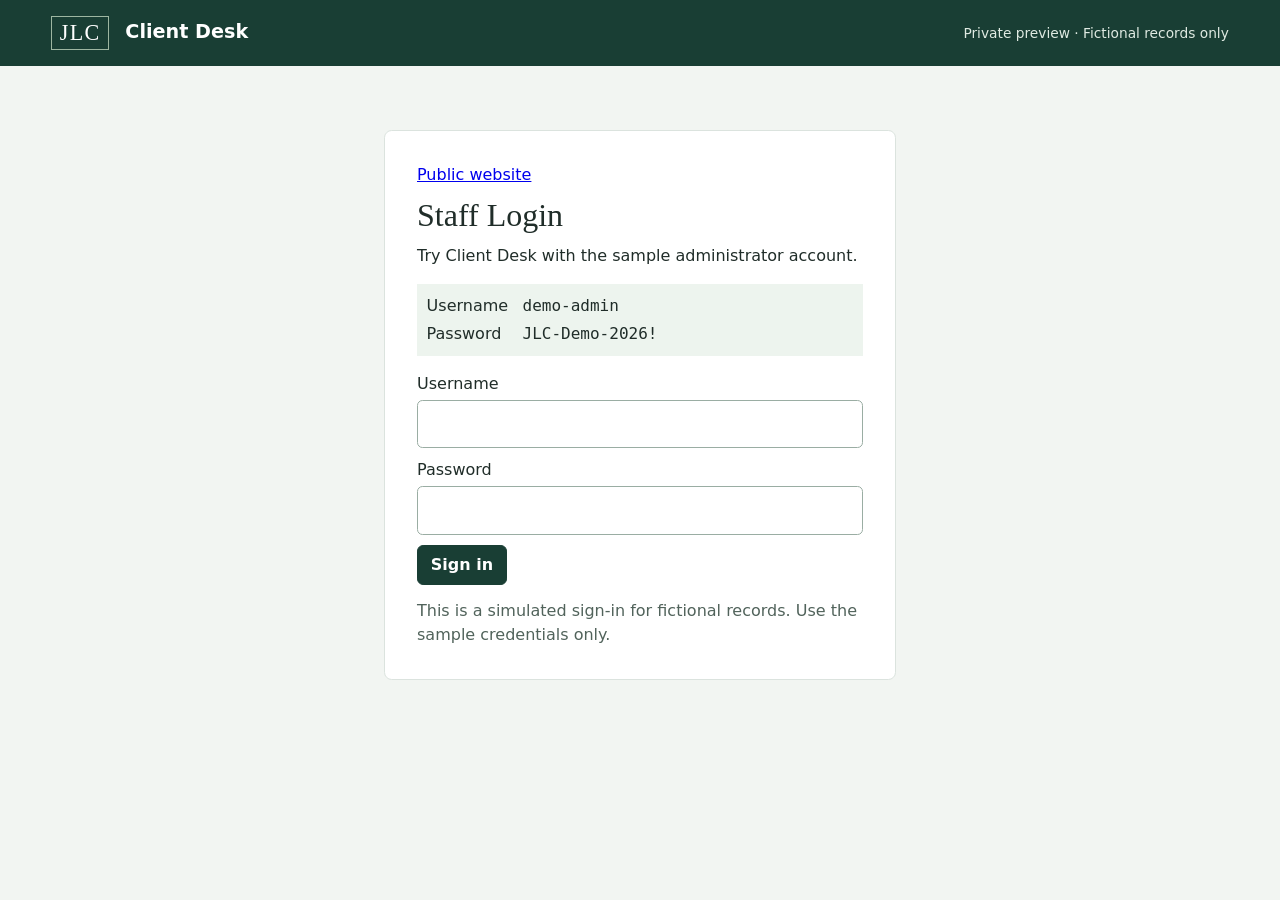
<file: demo/staff/index.html>
<!doctype html>
<html lang="en"><head><meta charset="utf-8"><meta name="viewport" content="width=device-width, initial-scale=1"><title>JLC Client Desk Preview</title><link rel="stylesheet" href="desk.css?v=drive-folder"><script src="desk.js?v=offers-log" defer></script><script src="demo-login.js" defer></script></head>
<body>
<header><div class="brand"><span class="mark" aria-hidden="true">JLC</span><div>Client Desk</div></div><span class="preview">Private preview · Fictional records only</span></header>
<section id="login-screen" class="login-screen" aria-labelledby="login-title">
  <a href="../index.html">Public website</a>
  <h1 id="login-title">Staff Login</h1>
  <p>Try Client Desk with the sample administrator account.</p>
  <dl class="demo-credentials"><dt>Username</dt><dd><code>demo-admin</code></dd><dt>Password</dt><dd><code>JLC-Demo-2026!</code></dd></dl>
  <form id="demo-login-form" autocomplete="off">
  <label>Username<input name="username" autocomplete="off" required></label>
  <label>Password<input type="password" name="password" autocomplete="off" required></label>
  <p id="login-error" role="alert"></p><button class="primary" type="submit">Sign in</button>
  </form>
  <p class="muted">This is a simulated sign-in for fictional records. Use the sample credentials only.</p>
  </section>
  <div id="staff-screen" hidden>
  <nav class="staff-session" aria-label="Staff session"><a href="../index.html">Public website</a><span>Demo administrator</span><button id="demo-signout" type="button">Sign out</button></nav>
  <main>
<div class="search-row"><h1>Client Desk</h1><div class="home-actions" aria-label="Client Desk actions"><button id="new-client" class="primary" type="button">Add Client</button><button id="search-client" type="button">Search Client</button><button id="send-letter" type="button">Send Letter</button><button id="send-invoice" type="button">Send Invoice</button></div></div>
<form id="search-panel" hidden><label for="search" id="search-label">Search by name, phone, email, client ID, or case number</label><div class="search-tools"><input id="search" type="search" placeholder="Try 470-555-0134 or JLC-104" required><button class="primary" type="submit">Search</button><button id="back-home" type="button">Home</button></div></form>
<div class="workspace"><aside aria-labelledby="list-title"><div class="list-head"><h2 id="list-title">Recently Opened Cases</h2><span id="count"></span></div><div id="results"></div></aside><div id="case" aria-live="polite"></div></div>
</main>
<dialog id="client-dialog"><form id="client-form"><h2>New client</h2><p class="muted">Use fictional information for this preview.</p><label>Client or organization name<input name="client" maxlength="140" required></label><label>Phone<input name="phone" type="tel" maxlength="50"></label><label>Email<input name="email" type="email" maxlength="180"></label><label>Mailing address<textarea name="address" rows="2" maxlength="400"></textarea></label><label>Preferred contact<select name="preferred"><option value="">Select a method</option><option>Phone</option><option>Email</option><option>Mail</option></select></label><label>Case number (optional)<input name="caseNumber" maxlength="70"></label><label>Case title (optional)<input name="caseTitle" maxlength="140"></label><p id="intake-error" role="alert"></p><div class="actions"><button type="button" data-close>Cancel</button><button class="primary">Save client</button></div></form></dialog>
<dialog id="note-dialog"><form id="note-form"><h2>Add a case note</h2><label>Your name<input name="author" maxlength="80" required></label><label>Note<textarea name="text" rows="5" maxlength="10000" required></textarea></label><div class="actions"><button type="button" data-close>Cancel</button><button class="primary">Save note</button></div></form></dialog>
<dialog id="files-dialog"><form id="files-form"><h2>Add sample documents</h2><p>This preview lists filenames in this tab. It does not upload files to Google Drive. Use fictional files only.</p><label>Your name<input name="author" maxlength="80" required></label><label>Choose sample files<input name="files" type="file" multiple required></label><div class="actions"><button type="button" data-close>Cancel</button><button class="primary">Add to preview</button></div></form></dialog>
<dialog id="send-dialog"><h2 id="send-title"></h2><p id="send-client"></p><p class="muted" id="send-preview-message"></p><div class="actions"><button type="button" data-close>Close</button></div></dialog>
<dialog id="drive-dialog"><form id="drive-form"><h2>Link Google Drive Folder</h2><p class="muted">Use an empty test folder. The link is saved only in this browser tab.</p><label>Google Drive folder URL<input name="folder" type="url" required></label><p id="drive-error" role="alert"></p><div class="actions"><button type="button" data-close>Cancel</button><button class="primary">Save folder link</button></div></form></dialog>
<dialog id="offer-dialog"><form id="offer-form"><h2>Add negotiation entry</h2><label>Date<input name="date" type="date" required></label><label>Type<select name="type"><option>Offer</option><option>Counteroffer</option><option>Discussion</option></select></label><label>From or participants<input name="party" maxlength="140" required></label><label>Terms or discussion<textarea name="terms" rows="4" maxlength="4000" required></textarea></label><label>Outcome or next step<input name="outcome" maxlength="240"></label><label>Response deadline (optional)<input name="deadline" type="date"></label><p id="offer-error" role="alert"></p><div class="actions"><button type="button" data-close>Cancel</button><button class="primary">Save entry</button></div></form></dialog>
<footer>Sample entries clear on reload. Recently opened demo cases are remembered on this browser.</footer>
</div>
</body></html>
</file>
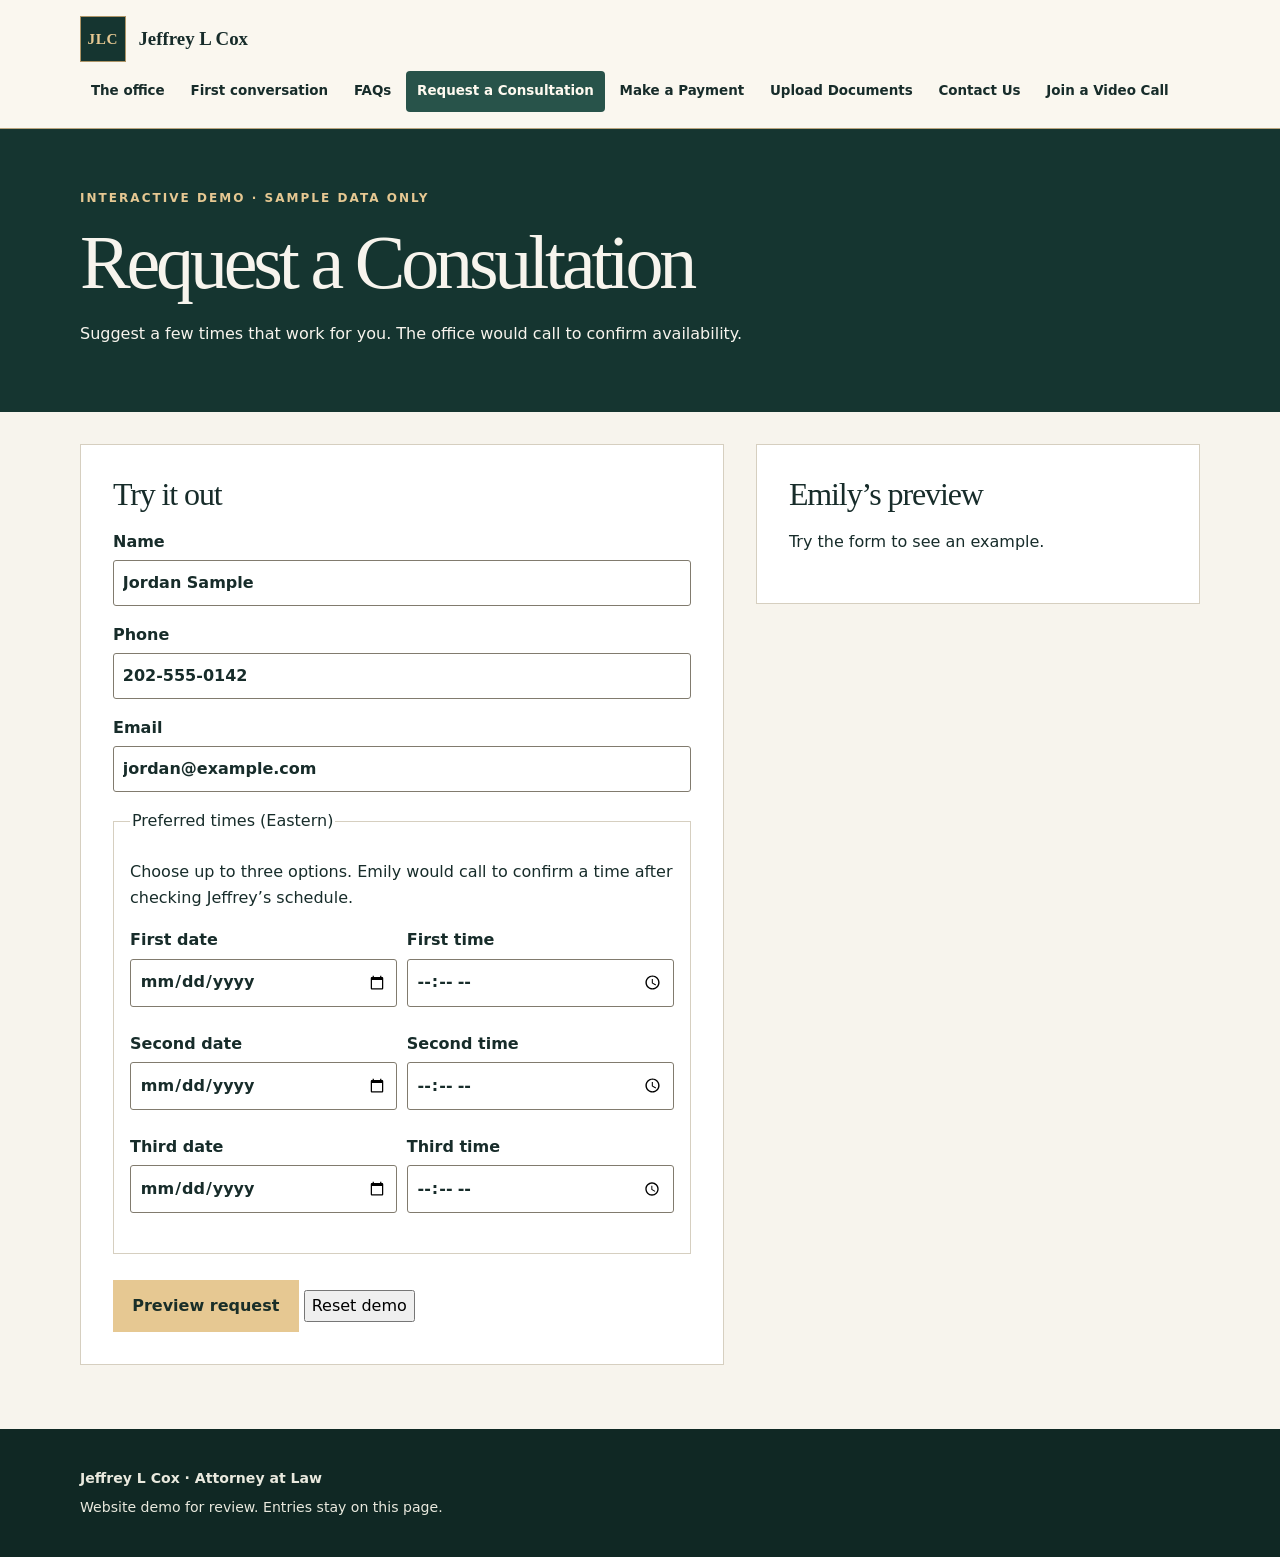
<file: consultation.html>
<!doctype html>
<html lang="en">
<head>
<meta charset="utf-8">
<meta name="viewport" content="width=device-width, initial-scale=1">
<meta name="robots" content="noindex, nofollow"><meta http-equiv="Content-Security-Policy" content="form-action 'none'; connect-src 'none'">
<title>Request a Consultation | Jeffrey L Cox</title>
<style>
:root{color-scheme:light;--ink:#172c2a;--pine:#153530;--paper:#f7f4ed;--gold:#e6c892;--line:#d6cfc0;--muted:#4d5d56}
*{box-sizing:border-box}
html{scroll-behavior:smooth}
body{margin:0;background:var(--paper);color:var(--ink);font:1rem/1.65 system-ui,sans-serif}
a{color:inherit;text-underline-offset:.25em}
a:focus-visible,summary:focus-visible{outline:3px solid #8c6932;outline-offset:5px}
.skip{position:absolute;top:.5rem;left:.5rem;padding:.5rem 1rem;background:white;transform:translateY(-160%)}
.skip:focus{transform:none;z-index:2}
.wrap{width:min(100% - 3rem,70rem);margin-inline:auto}
header .wrap{display:flex;align-items:center;justify-content:space-between;flex-wrap:wrap;gap:1rem;padding-block:1rem}
.brand{text-decoration:none;display:inline-flex;align-items:center;gap:.8rem;font-family:Georgia,serif;font-size:1.18rem}
.mark{display:grid;place-items:center;width:2.65rem;height:2.65rem;border:1px solid #847048;font-size:.95rem}
nav ul{display:flex;flex-wrap:wrap;gap:.5rem 1.4rem;list-style:none;margin:0;padding:0}
nav a{font-size:.9rem}
.hero{background:var(--pine);color:#fffaf0}
.hero .wrap{display:grid;grid-template-columns:1.45fr 1fr;gap:3rem;align-items:center;padding-block:clamp(3.8rem,9vw,8rem)}
.eyebrow{letter-spacing:.17em;text-transform:uppercase;font-size:.75rem;font-weight:700;color:var(--gold)}
h1,h2,h3{font-family:Georgia,serif;font-weight:400;line-height:1.12;margin:0}
h1{font-size:clamp(3.5rem,9vw,7.25rem);letter-spacing:-.055em}
h2{font-size:clamp(2rem,5vw,3.3rem);letter-spacing:-.035em}
h3{font-size:1.55rem}
.hero p:not(.eyebrow){max-width:35ch;color:#e5e8df;font-size:1.12rem}
.cta{display:inline-block;margin-top:.65rem;padding:.8rem 1.2rem;background:var(--gold);color:#192e28;text-decoration:none;font-weight:650}
.cta:hover{background:#f2daa8}
.hero-art{min-height:18rem;display:grid;place-items:center;border:1px solid #829081;background:repeating-linear-gradient(90deg,#ffffff0b 0 1px,transparent 1px 1.2rem),linear-gradient(145deg,#213f36,#102b26)}
.hero-art span{display:grid;place-items:center;width:9rem;height:9rem;border:1px solid #bcaa83;outline:1px solid #7e886e;outline-offset:8px;font:3.4rem Georgia,serif;letter-spacing:-.08em;color:var(--gold)}
section:not(.hero){padding-block:clamp(3rem,7vw,6rem)}
.intro{display:grid;grid-template-columns:1fr 1fr;gap:2rem;align-items:start}
.intro p{margin:0;max-width:54ch;color:var(--muted)}
.prep{background:#eee9de}
.steps{display:grid;grid-template-columns:repeat(3,1fr);gap:1.5rem;list-style:none;padding:0;margin:2rem 0 0}
.steps li{border-top:1px solid #96815d;padding-top:1.2rem}
.steps p{color:var(--muted);margin-bottom:0}
.questions{max-width:48rem}
.questions h2{margin-bottom:1.5rem}
details{border-top:1px solid var(--line);padding:1rem 0}
details:last-child{border-bottom:1px solid var(--line)}
summary{cursor:pointer;font-weight:650}
details p{margin:.55rem 0 0;color:var(--muted);max-width:62ch}
footer{background:#102824;color:#e9e9de;padding:2rem 0}
footer p{margin:.35rem 0;font-size:.88rem}
@media(max-width:700px){.hero .wrap,.intro,.steps{grid-template-columns:1fr}.hero .wrap{gap:2rem}.hero-art{min-height:12rem}.hero-art span{width:6rem;height:6rem;font-size:2.5rem}}
@media(prefers-reduced-motion:reduce){html{scroll-behavior:auto}}
.demo-hero{background:var(--pine);color:var(--paper);padding:3rem 0}
.demo-hero h1{font-size:clamp(2.65rem,7vw,4.75rem)}
.demo-grid{display:grid;grid-template-columns:minmax(0,1.45fr) minmax(0,1fr);gap:2rem;padding-block:2rem 4rem;align-items:start}
.panel{padding:clamp(1rem,4vw,2rem);background:white;border:1px solid var(--line);min-width:0}
.panel h2{font-size:2rem;margin-bottom:1rem}
.panel p{margin:.5rem 0 1rem}
.field{display:grid;gap:.3rem;margin-bottom:1rem;font-weight:600}
input,select,button{font:inherit}
input:not([type=checkbox]),select{display:block;width:100%;min-width:0;padding:.55rem;border:1px solid #817b6e;background:white;color:var(--ink);border-radius:3px}
button.cta{border:0;cursor:pointer}
button:focus-visible,input:focus-visible,select:focus-visible{outline:3px solid #8c6932;outline-offset:3px}
fieldset{border:1px solid var(--line);padding:1rem;margin:0 0 1rem;min-width:0}
.slot{display:grid;grid-template-columns:1fr 1fr;gap:.6rem;margin-bottom:.5rem}
.sample{display:block;margin:.5rem 0}
pre{white-space:pre-wrap;overflow-wrap:anywhere;font:inherit;background:var(--paper);padding:1rem;margin:0}
[hidden]{display:none}
@media(max-width:720px){.demo-grid{grid-template-columns:1fr}}
@media(max-width:370px){.slot{grid-template-columns:1fr}}
header{background:#faf7ef;border-bottom:1px solid #b8a47d}
header .wrap{gap:.6rem 1rem}
.brand{white-space:nowrap;font-weight:600}
.mark{width:2.85rem;height:2.85rem;background:var(--pine);color:var(--gold);border-color:#ad9567;letter-spacing:.04em}
nav ul{gap:.25rem}
nav a{display:block;padding:.57rem .68rem;border-radius:4px;text-decoration:none;font-size:.84rem;font-weight:650}
nav a:hover,nav a[aria-current=page]{background:#eae4d7}
nav a[href="consultation.html"]{background:var(--pine);color:#fffaf0}
nav a[href="consultation.html"]:hover,nav a[href="consultation.html"][aria-current=page]{background:#28534a}
@media(max-width:960px){header .wrap{align-items:flex-start}header nav{width:100%}}
@media(max-width:560px){nav ul{display:grid;grid-template-columns:repeat(2,minmax(0,1fr))}nav a{padding:.45rem .5rem}}
</style>
</head>
<body>
<a class="skip" href="#main">Skip to content</a>
<header><div class="wrap">
<a class="brand" href="index.html"><span class="mark" aria-hidden="true">JLC</span>Jeffrey L Cox</a>
<nav aria-label="Main navigation"><ul><li><a href="index.html#office">The office</a></li><li><a href="index.html#prepare">First conversation</a></li><li><a href="index.html#questions">FAQs</a></li><li><a href="consultation.html" aria-current="page">Request a Consultation</a></li><li><a href="pay.html">Make a Payment</a></li><li><a href="documents.html">Upload Documents</a></li><li><a href="contact.html">Contact Us</a></li><li><a href="meet.html">Join a Video Call</a></li></ul></nav>
</div></header>
<main id="main">
<div class="demo-hero"><div class="wrap"><p class="eyebrow">Interactive demo · Sample data only</p><h1>Request a Consultation</h1><p>Suggest a few times that work for you. The office would call to confirm availability.</p></div></div>
<div class="wrap demo-grid">
<div class="panel"><h2>Try it out</h2>
<form autocomplete="off">
<label class="field">Name<input name="client" value="Jordan Sample" required></label>
<label class="field">Phone<input name="phone" type="tel" value="202-555-0142" required></label>
<label class="field">Email<input name="email" type="email" value="jordan@example.com" required></label>
<fieldset><legend>Preferred times (Eastern)</legend>
<p>Choose up to three options. Emily would call to confirm a time after checking Jeffrey’s schedule.</p>
<div class="slot"><label class="field">First date<input name="date1" type="date" required></label><label class="field">First time<input name="time1" type="time" required></label></div>
<div class="slot"><label class="field">Second date<input name="date2" type="date"></label><label class="field">Second time<input name="time2" type="time"></label></div>
<div class="slot"><label class="field">Third date<input name="date3" type="date"></label><label class="field">Third time<input name="time3" type="time"></label></div>
</fieldset>
<button class="cta" type="submit">Preview request</button>
<button type="reset">Reset demo</button>
</form></div>
<div class="panel"><h2>Emily’s preview</h2><p id="message" role="status">Try the form to see an example.</p><pre id="preview" hidden></pre></div>
</div>
</main>
<footer><div class="wrap"><p><strong>Jeffrey L Cox · Attorney at Law</strong></p><p>Website demo for review. Entries stay on this page.</p></div></footer>
<script>function buildPreview(values) {
  const slots = [];
  for (const choice of [1, 2, 3]) {
    const date = values.get('date' + choice);
    const time = values.get('time' + choice);
    if (Boolean(date) !== Boolean(time)) {
      message.textContent = 'Enter both a date and time for each preference.';
      preview.hidden = true;
      return;
    }
    if (date) slots.push(date + ' at ' + time + ' Eastern');
  }
  if (new Set(slots).size !== slots.length) {
    message.textContent = 'Choose a different date or time for each preference.';
    preview.hidden = true;
    return;
  }
  return {
    status: 'Sample request complete. No appointment was booked.',
    lines: ['Subject: Consultation request (demo)', 'Name: ' + values.get('client'),
      'Call: ' + values.get('phone'), 'Email: ' + values.get('email'), '',
      'Preferred times:', ...slots, '', 'Next step: Check Jeffrey’s calendar and call to confirm.']
  };
}</script>
<script>
const form = document.querySelector('form');
const message = document.querySelector('#message');
const preview = document.querySelector('#preview');
form.addEventListener('submit', (event) => {
  event.preventDefault();
  const values = new FormData(form);
  const details = buildPreview(values);
  if (!details) return;
  message.textContent = details.status;
  preview.textContent = details.lines.join('\n');
  preview.hidden = false;
});
form.addEventListener('reset', () => {
  message.textContent = 'Try the form to see an example.';
  preview.hidden = true;
});
</script>
</body>
</html>
</file>
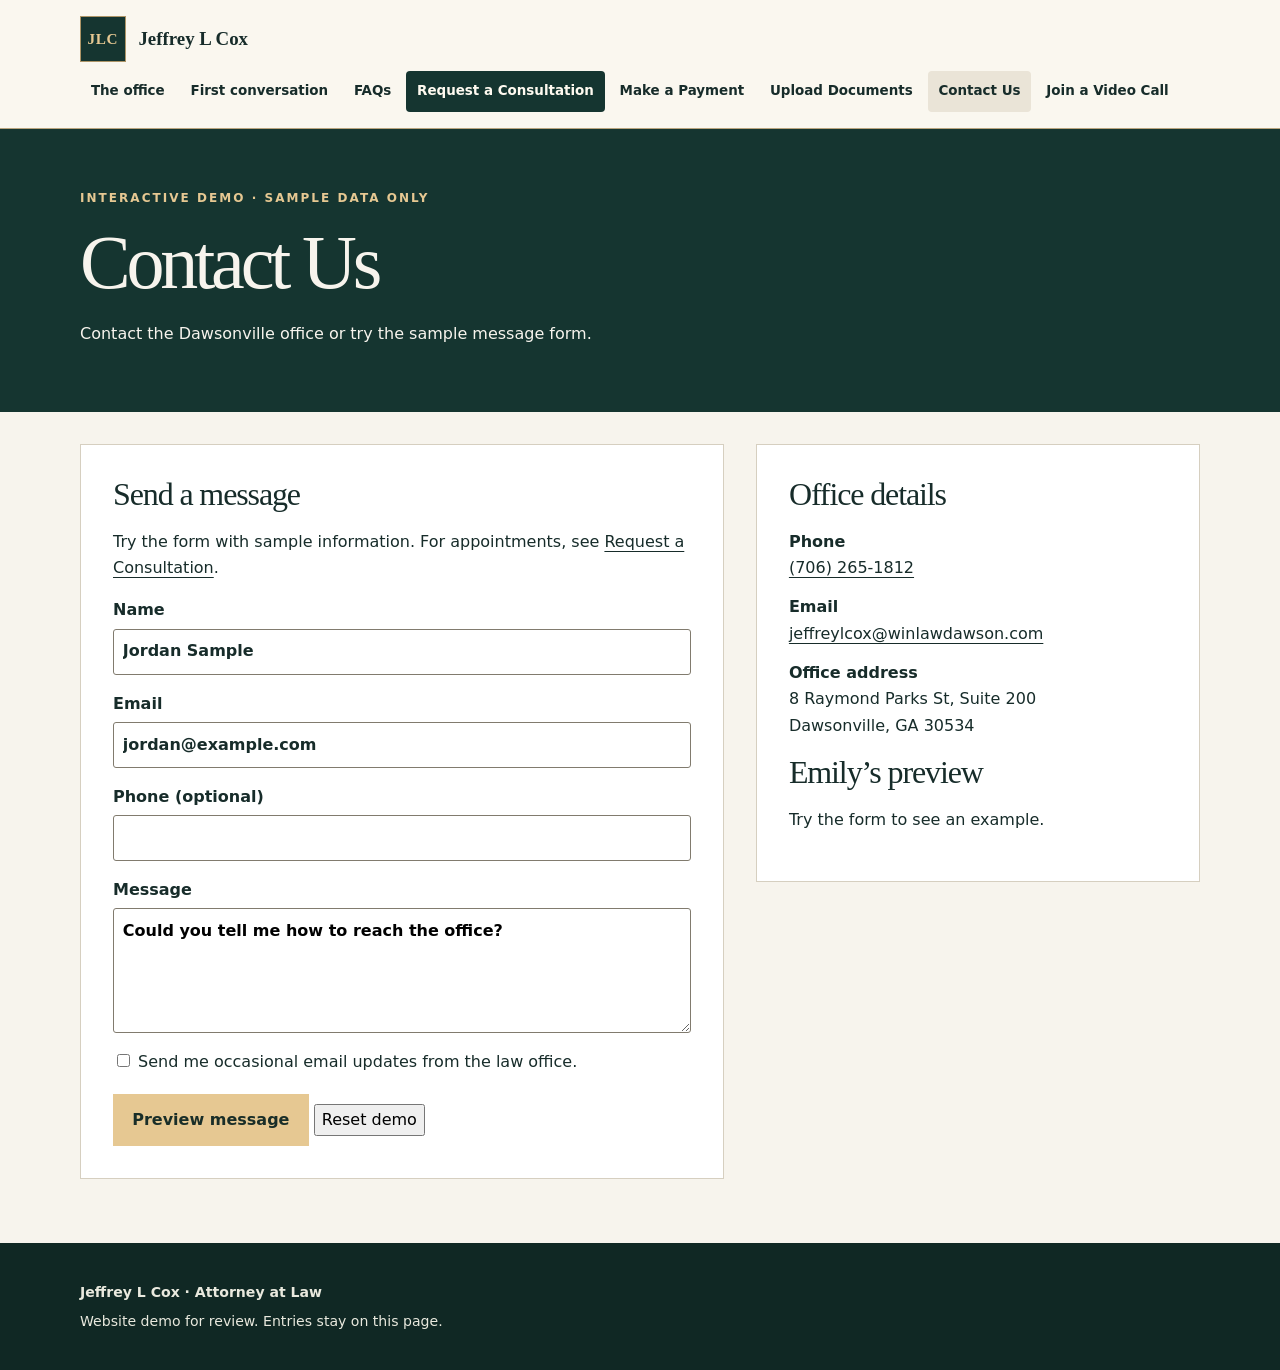
<file: contact.html>
<!doctype html>
<html lang="en">
<head>
<meta charset="utf-8">
<meta name="viewport" content="width=device-width, initial-scale=1">
<meta name="robots" content="noindex, nofollow"><meta http-equiv="Content-Security-Policy" content="form-action 'none'; connect-src 'none'">
<title>Contact Us | Jeffrey L Cox</title>
<style>
:root{color-scheme:light;--ink:#172c2a;--pine:#153530;--paper:#f7f4ed;--gold:#e6c892;--line:#d6cfc0;--muted:#4d5d56}
*{box-sizing:border-box}
html{scroll-behavior:smooth}
body{margin:0;background:var(--paper);color:var(--ink);font:1rem/1.65 system-ui,sans-serif}
a{color:inherit;text-underline-offset:.25em}
a:focus-visible,summary:focus-visible{outline:3px solid #8c6932;outline-offset:5px}
.skip{position:absolute;top:.5rem;left:.5rem;padding:.5rem 1rem;background:white;transform:translateY(-160%)}
.skip:focus{transform:none;z-index:2}
.wrap{width:min(100% - 3rem,70rem);margin-inline:auto}
header .wrap{display:flex;align-items:center;justify-content:space-between;flex-wrap:wrap;gap:1rem;padding-block:1rem}
.brand{text-decoration:none;display:inline-flex;align-items:center;gap:.8rem;font-family:Georgia,serif;font-size:1.18rem}
.mark{display:grid;place-items:center;width:2.65rem;height:2.65rem;border:1px solid #847048;font-size:.95rem}
nav ul{display:flex;flex-wrap:wrap;gap:.5rem 1.4rem;list-style:none;margin:0;padding:0}
nav a{font-size:.9rem}
.hero{background:var(--pine);color:#fffaf0}
.hero .wrap{display:grid;grid-template-columns:1.45fr 1fr;gap:3rem;align-items:center;padding-block:clamp(3.8rem,9vw,8rem)}
.eyebrow{letter-spacing:.17em;text-transform:uppercase;font-size:.75rem;font-weight:700;color:var(--gold)}
h1,h2,h3{font-family:Georgia,serif;font-weight:400;line-height:1.12;margin:0}
h1{font-size:clamp(3.5rem,9vw,7.25rem);letter-spacing:-.055em}
h2{font-size:clamp(2rem,5vw,3.3rem);letter-spacing:-.035em}
h3{font-size:1.55rem}
.hero p:not(.eyebrow){max-width:35ch;color:#e5e8df;font-size:1.12rem}
.cta{display:inline-block;margin-top:.65rem;padding:.8rem 1.2rem;background:var(--gold);color:#192e28;text-decoration:none;font-weight:650}
.cta:hover{background:#f2daa8}
.hero-art{min-height:18rem;display:grid;place-items:center;border:1px solid #829081;background:repeating-linear-gradient(90deg,#ffffff0b 0 1px,transparent 1px 1.2rem),linear-gradient(145deg,#213f36,#102b26)}
.hero-art span{display:grid;place-items:center;width:9rem;height:9rem;border:1px solid #bcaa83;outline:1px solid #7e886e;outline-offset:8px;font:3.4rem Georgia,serif;letter-spacing:-.08em;color:var(--gold)}
section:not(.hero){padding-block:clamp(3rem,7vw,6rem)}
.intro{display:grid;grid-template-columns:1fr 1fr;gap:2rem;align-items:start}
.intro p{margin:0;max-width:54ch;color:var(--muted)}
.prep{background:#eee9de}
.steps{display:grid;grid-template-columns:repeat(3,1fr);gap:1.5rem;list-style:none;padding:0;margin:2rem 0 0}
.steps li{border-top:1px solid #96815d;padding-top:1.2rem}
.steps p{color:var(--muted);margin-bottom:0}
.questions{max-width:48rem}
.questions h2{margin-bottom:1.5rem}
details{border-top:1px solid var(--line);padding:1rem 0}
details:last-child{border-bottom:1px solid var(--line)}
summary{cursor:pointer;font-weight:650}
details p{margin:.55rem 0 0;color:var(--muted);max-width:62ch}
footer{background:#102824;color:#e9e9de;padding:2rem 0}
footer p{margin:.35rem 0;font-size:.88rem}
@media(max-width:700px){.hero .wrap,.intro,.steps{grid-template-columns:1fr}.hero .wrap{gap:2rem}.hero-art{min-height:12rem}.hero-art span{width:6rem;height:6rem;font-size:2.5rem}}
@media(prefers-reduced-motion:reduce){html{scroll-behavior:auto}}
.demo-hero{background:var(--pine);color:var(--paper);padding:3rem 0}
.demo-hero h1{font-size:clamp(2.65rem,7vw,4.75rem)}
.demo-grid{display:grid;grid-template-columns:minmax(0,1.45fr) minmax(0,1fr);gap:2rem;padding-block:2rem 4rem;align-items:start}
.panel{padding:clamp(1rem,4vw,2rem);background:white;border:1px solid var(--line);min-width:0}
.panel h2{font-size:2rem;margin-bottom:1rem}
.panel p{margin:.5rem 0 1rem}
.field{display:grid;gap:.3rem;margin-bottom:1rem;font-weight:600}
input,select,button{font:inherit}
input:not([type=checkbox]),select{display:block;width:100%;min-width:0;padding:.55rem;border:1px solid #817b6e;background:white;color:var(--ink);border-radius:3px}
button.cta{border:0;cursor:pointer}
button:focus-visible,input:focus-visible,select:focus-visible{outline:3px solid #8c6932;outline-offset:3px}
fieldset{border:1px solid var(--line);padding:1rem;margin:0 0 1rem;min-width:0}
.slot{display:grid;grid-template-columns:1fr 1fr;gap:.6rem;margin-bottom:.5rem}
.sample{display:block;margin:.5rem 0}
pre{white-space:pre-wrap;overflow-wrap:anywhere;font:inherit;background:var(--paper);padding:1rem;margin:0}
[hidden]{display:none}
@media(max-width:720px){.demo-grid{grid-template-columns:1fr}}
@media(max-width:370px){.slot{grid-template-columns:1fr}}textarea{width:100%;padding:.55rem;border:1px solid #817b6e;border-radius:3px;font:inherit;resize:vertical}dt{font-weight:650}dd{margin:0 0 .8rem}
header{background:#faf7ef;border-bottom:1px solid #b8a47d}
header .wrap{gap:.6rem 1rem}
.brand{white-space:nowrap;font-weight:600}
.mark{width:2.85rem;height:2.85rem;background:var(--pine);color:var(--gold);border-color:#ad9567;letter-spacing:.04em}
nav ul{gap:.25rem}
nav a{display:block;padding:.57rem .68rem;border-radius:4px;text-decoration:none;font-size:.84rem;font-weight:650}
nav a:hover,nav a[aria-current=page]{background:#eae4d7}
nav a[href="consultation.html"]{background:var(--pine);color:#fffaf0}
nav a[href="consultation.html"]:hover,nav a[href="consultation.html"][aria-current=page]{background:#28534a}
@media(max-width:960px){header .wrap{align-items:flex-start}header nav{width:100%}}
@media(max-width:560px){nav ul{display:grid;grid-template-columns:repeat(2,minmax(0,1fr))}nav a{padding:.45rem .5rem}}
</style>
</head>
<body>
<a class="skip" href="#main">Skip to content</a>
<header><div class="wrap">
<a class="brand" href="index.html"><span class="mark" aria-hidden="true">JLC</span>Jeffrey L Cox</a>
<nav aria-label="Main navigation"><ul><li><a href="index.html#office">The office</a></li><li><a href="index.html#prepare">First conversation</a></li><li><a href="index.html#questions">FAQs</a></li><li><a href="consultation.html">Request a Consultation</a></li><li><a href="pay.html">Make a Payment</a></li><li><a href="documents.html">Upload Documents</a></li><li><a href="contact.html" aria-current="page">Contact Us</a></li><li><a href="meet.html">Join a Video Call</a></li></ul></nav>
</div></header>
<main id="main">
<div class="demo-hero"><div class="wrap"><p class="eyebrow">Interactive demo · Sample data only</p><h1>Contact Us</h1><p>Contact the Dawsonville office or try the sample message form.</p></div></div>
<div class="wrap demo-grid">
<div class="panel"><h2>Send a message</h2>
<p>Try the form with sample information. For appointments, see <a href="consultation.html">Request a Consultation</a>.</p>
<form autocomplete="off">
<label class="field">Name<input name="name" value="Jordan Sample" required maxlength="100"></label>
<label class="field">Email<input name="email" type="email" value="jordan@example.com" required maxlength="254"></label>
<label class="field">Phone (optional)<input name="phone" type="tel" maxlength="30"></label>
<label class="field">Message<textarea name="note" rows="4" required maxlength="1000">Could you tell me how to reach the office?</textarea></label>
<label class="sample"><input type="checkbox" name="mailingList" value="yes"> Send me occasional email updates from the law office.</label><button class="cta" type="submit">Preview message</button>
<button type="reset">Reset demo</button>
</form></div>
<div class="panel">
<h2>Office details</h2>
<dl>
<dt>Phone</dt><dd><a href="tel:+17062651812">(706) 265-1812</a></dd>
<dt>Email</dt><dd><a href="mailto:jeffreylcox@winlawdawson.com">jeffreylcox@winlawdawson.com</a></dd>
<dt>Office address</dt><dd>8 Raymond Parks St, Suite 200<br>Dawsonville, GA 30534</dd>
</dl>
<h2>Emily’s preview</h2><p id="message" role="status">Try the form to see an example.</p><pre id="preview" hidden></pre></div>
</div>
</main>
<footer><div class="wrap"><p><strong>Jeffrey L Cox · Attorney at Law</strong></p><p>Website demo for review. Entries stay on this page.</p></div></footer>
<script>
function buildPreview(values) {
  const lines = ['Subject: Website inquiry (demo)', 'Name: ' + values.get('name'),
    'Email: ' + values.get('email')];
  const phone = values.get('phone').trim();
  if (phone) lines.push('Phone: ' + phone);
  const mailingList = values.get('mailingList') === 'yes' ? 'Opted in' : 'No opt-in';
  lines.push('Mailing list: ' + mailingList, '', values.get('note').trim());
  return {status: 'Message preview ready. No message was sent.', lines};
}
</script>
<script>
const form = document.querySelector('form');
const message = document.querySelector('#message');
const preview = document.querySelector('#preview');
form.addEventListener('submit', (event) => {
  event.preventDefault();
  const values = new FormData(form);
  const details = buildPreview(values);
  if (!details) return;
  message.textContent = details.status;
  preview.textContent = details.lines.join('\n');
  preview.hidden = false;
});
form.addEventListener('reset', () => {
  message.textContent = 'Try the form to see an example.';
  preview.hidden = true;
});
</script>
</body>
</html>
</file>
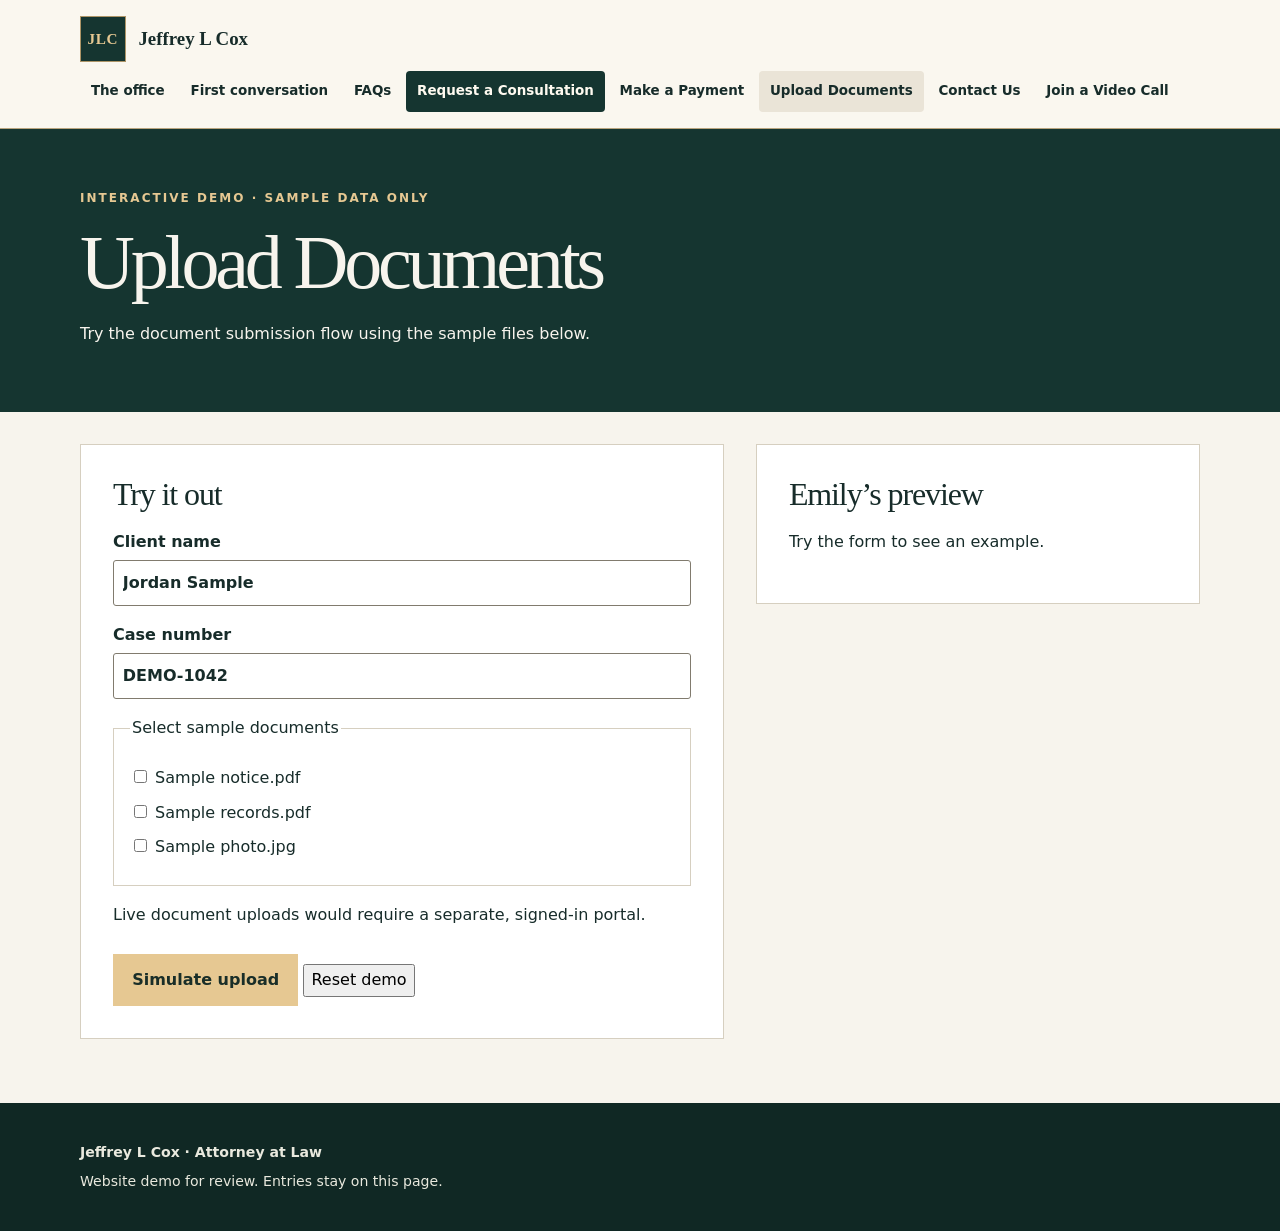
<file: documents.html>
<!doctype html>
<html lang="en">
<head>
<meta charset="utf-8">
<meta name="viewport" content="width=device-width, initial-scale=1">
<meta name="robots" content="noindex, nofollow"><meta http-equiv="Content-Security-Policy" content="form-action 'none'; connect-src 'none'">
<title>Upload Documents | Jeffrey L Cox</title>
<style>
:root{color-scheme:light;--ink:#172c2a;--pine:#153530;--paper:#f7f4ed;--gold:#e6c892;--line:#d6cfc0;--muted:#4d5d56}
*{box-sizing:border-box}
html{scroll-behavior:smooth}
body{margin:0;background:var(--paper);color:var(--ink);font:1rem/1.65 system-ui,sans-serif}
a{color:inherit;text-underline-offset:.25em}
a:focus-visible,summary:focus-visible{outline:3px solid #8c6932;outline-offset:5px}
.skip{position:absolute;top:.5rem;left:.5rem;padding:.5rem 1rem;background:white;transform:translateY(-160%)}
.skip:focus{transform:none;z-index:2}
.wrap{width:min(100% - 3rem,70rem);margin-inline:auto}
header .wrap{display:flex;align-items:center;justify-content:space-between;flex-wrap:wrap;gap:1rem;padding-block:1rem}
.brand{text-decoration:none;display:inline-flex;align-items:center;gap:.8rem;font-family:Georgia,serif;font-size:1.18rem}
.mark{display:grid;place-items:center;width:2.65rem;height:2.65rem;border:1px solid #847048;font-size:.95rem}
nav ul{display:flex;flex-wrap:wrap;gap:.5rem 1.4rem;list-style:none;margin:0;padding:0}
nav a{font-size:.9rem}
.hero{background:var(--pine);color:#fffaf0}
.hero .wrap{display:grid;grid-template-columns:1.45fr 1fr;gap:3rem;align-items:center;padding-block:clamp(3.8rem,9vw,8rem)}
.eyebrow{letter-spacing:.17em;text-transform:uppercase;font-size:.75rem;font-weight:700;color:var(--gold)}
h1,h2,h3{font-family:Georgia,serif;font-weight:400;line-height:1.12;margin:0}
h1{font-size:clamp(3.5rem,9vw,7.25rem);letter-spacing:-.055em}
h2{font-size:clamp(2rem,5vw,3.3rem);letter-spacing:-.035em}
h3{font-size:1.55rem}
.hero p:not(.eyebrow){max-width:35ch;color:#e5e8df;font-size:1.12rem}
.cta{display:inline-block;margin-top:.65rem;padding:.8rem 1.2rem;background:var(--gold);color:#192e28;text-decoration:none;font-weight:650}
.cta:hover{background:#f2daa8}
.hero-art{min-height:18rem;display:grid;place-items:center;border:1px solid #829081;background:repeating-linear-gradient(90deg,#ffffff0b 0 1px,transparent 1px 1.2rem),linear-gradient(145deg,#213f36,#102b26)}
.hero-art span{display:grid;place-items:center;width:9rem;height:9rem;border:1px solid #bcaa83;outline:1px solid #7e886e;outline-offset:8px;font:3.4rem Georgia,serif;letter-spacing:-.08em;color:var(--gold)}
section:not(.hero){padding-block:clamp(3rem,7vw,6rem)}
.intro{display:grid;grid-template-columns:1fr 1fr;gap:2rem;align-items:start}
.intro p{margin:0;max-width:54ch;color:var(--muted)}
.prep{background:#eee9de}
.steps{display:grid;grid-template-columns:repeat(3,1fr);gap:1.5rem;list-style:none;padding:0;margin:2rem 0 0}
.steps li{border-top:1px solid #96815d;padding-top:1.2rem}
.steps p{color:var(--muted);margin-bottom:0}
.questions{max-width:48rem}
.questions h2{margin-bottom:1.5rem}
details{border-top:1px solid var(--line);padding:1rem 0}
details:last-child{border-bottom:1px solid var(--line)}
summary{cursor:pointer;font-weight:650}
details p{margin:.55rem 0 0;color:var(--muted);max-width:62ch}
footer{background:#102824;color:#e9e9de;padding:2rem 0}
footer p{margin:.35rem 0;font-size:.88rem}
@media(max-width:700px){.hero .wrap,.intro,.steps{grid-template-columns:1fr}.hero .wrap{gap:2rem}.hero-art{min-height:12rem}.hero-art span{width:6rem;height:6rem;font-size:2.5rem}}
@media(prefers-reduced-motion:reduce){html{scroll-behavior:auto}}
.demo-hero{background:var(--pine);color:var(--paper);padding:3rem 0}
.demo-hero h1{font-size:clamp(2.65rem,7vw,4.75rem)}
.demo-grid{display:grid;grid-template-columns:minmax(0,1.45fr) minmax(0,1fr);gap:2rem;padding-block:2rem 4rem;align-items:start}
.panel{padding:clamp(1rem,4vw,2rem);background:white;border:1px solid var(--line);min-width:0}
.panel h2{font-size:2rem;margin-bottom:1rem}
.panel p{margin:.5rem 0 1rem}
.field{display:grid;gap:.3rem;margin-bottom:1rem;font-weight:600}
input,select,button{font:inherit}
input:not([type=checkbox]),select{display:block;width:100%;min-width:0;padding:.55rem;border:1px solid #817b6e;background:white;color:var(--ink);border-radius:3px}
button.cta{border:0;cursor:pointer}
button:focus-visible,input:focus-visible,select:focus-visible{outline:3px solid #8c6932;outline-offset:3px}
fieldset{border:1px solid var(--line);padding:1rem;margin:0 0 1rem;min-width:0}
.slot{display:grid;grid-template-columns:1fr 1fr;gap:.6rem;margin-bottom:.5rem}
.sample{display:block;margin:.5rem 0}
pre{white-space:pre-wrap;overflow-wrap:anywhere;font:inherit;background:var(--paper);padding:1rem;margin:0}
[hidden]{display:none}
@media(max-width:720px){.demo-grid{grid-template-columns:1fr}}
@media(max-width:370px){.slot{grid-template-columns:1fr}}
header{background:#faf7ef;border-bottom:1px solid #b8a47d}
header .wrap{gap:.6rem 1rem}
.brand{white-space:nowrap;font-weight:600}
.mark{width:2.85rem;height:2.85rem;background:var(--pine);color:var(--gold);border-color:#ad9567;letter-spacing:.04em}
nav ul{gap:.25rem}
nav a{display:block;padding:.57rem .68rem;border-radius:4px;text-decoration:none;font-size:.84rem;font-weight:650}
nav a:hover,nav a[aria-current=page]{background:#eae4d7}
nav a[href="consultation.html"]{background:var(--pine);color:#fffaf0}
nav a[href="consultation.html"]:hover,nav a[href="consultation.html"][aria-current=page]{background:#28534a}
@media(max-width:960px){header .wrap{align-items:flex-start}header nav{width:100%}}
@media(max-width:560px){nav ul{display:grid;grid-template-columns:repeat(2,minmax(0,1fr))}nav a{padding:.45rem .5rem}}
</style>
</head>
<body>
<a class="skip" href="#main">Skip to content</a>
<header><div class="wrap">
<a class="brand" href="index.html"><span class="mark" aria-hidden="true">JLC</span>Jeffrey L Cox</a>
<nav aria-label="Main navigation"><ul><li><a href="index.html#office">The office</a></li><li><a href="index.html#prepare">First conversation</a></li><li><a href="index.html#questions">FAQs</a></li><li><a href="consultation.html">Request a Consultation</a></li><li><a href="pay.html">Make a Payment</a></li><li><a href="documents.html" aria-current="page">Upload Documents</a></li><li><a href="contact.html">Contact Us</a></li><li><a href="meet.html">Join a Video Call</a></li></ul></nav>
</div></header>
<main id="main">
<div class="demo-hero"><div class="wrap"><p class="eyebrow">Interactive demo · Sample data only</p><h1>Upload Documents</h1><p>Try the document submission flow using the sample files below.</p></div></div>
<div class="wrap demo-grid">
<div class="panel"><h2>Try it out</h2>
<form autocomplete="off">
<label class="field">Client name<input name="client" value="Jordan Sample" required></label>
<label class="field">Case number<input name="case" value="DEMO-1042" required></label>
<fieldset><legend>Select sample documents</legend>
<label class="sample"><input type="checkbox" name="file" value="Sample notice.pdf"> Sample notice.pdf</label>
<label class="sample"><input type="checkbox" name="file" value="Sample records.pdf"> Sample records.pdf</label>
<label class="sample"><input type="checkbox" name="file" value="Sample photo.jpg"> Sample photo.jpg</label>
</fieldset>
<p>Live document uploads would require a separate, signed-in portal.</p>
<button class="cta" type="submit">Simulate upload</button>
<button type="reset">Reset demo</button>
</form></div>
<div class="panel"><h2>Emily’s preview</h2><p id="message" role="status">Try the form to see an example.</p><pre id="preview" hidden></pre></div>
</div>
</main>
<footer><div class="wrap"><p><strong>Jeffrey L Cox · Attorney at Law</strong></p><p>Website demo for review. Entries stay on this page.</p></div></footer>
<script>function buildPreview(values) {
  const files = values.getAll('file');
  if (!files.length) {
    message.textContent = 'Select at least one sample document.';
    preview.hidden = true;
    return;
  }
  return {
    status: 'Sample upload complete. No documents were sent.',
    lines: ['Subject: New documents (demo)', 'Client: ' + values.get('client'),
      'Case: ' + values.get('case'), '', 'Sample documents:', ...files,
      '', 'Next step: Review the files in the secure portal.']
  };
}</script>
<script>
const form = document.querySelector('form');
const message = document.querySelector('#message');
const preview = document.querySelector('#preview');
form.addEventListener('submit', (event) => {
  event.preventDefault();
  const values = new FormData(form);
  const details = buildPreview(values);
  if (!details) return;
  message.textContent = details.status;
  preview.textContent = details.lines.join('\n');
  preview.hidden = false;
});
form.addEventListener('reset', () => {
  message.textContent = 'Try the form to see an example.';
  preview.hidden = true;
});
</script>
</body>
</html>
</file>
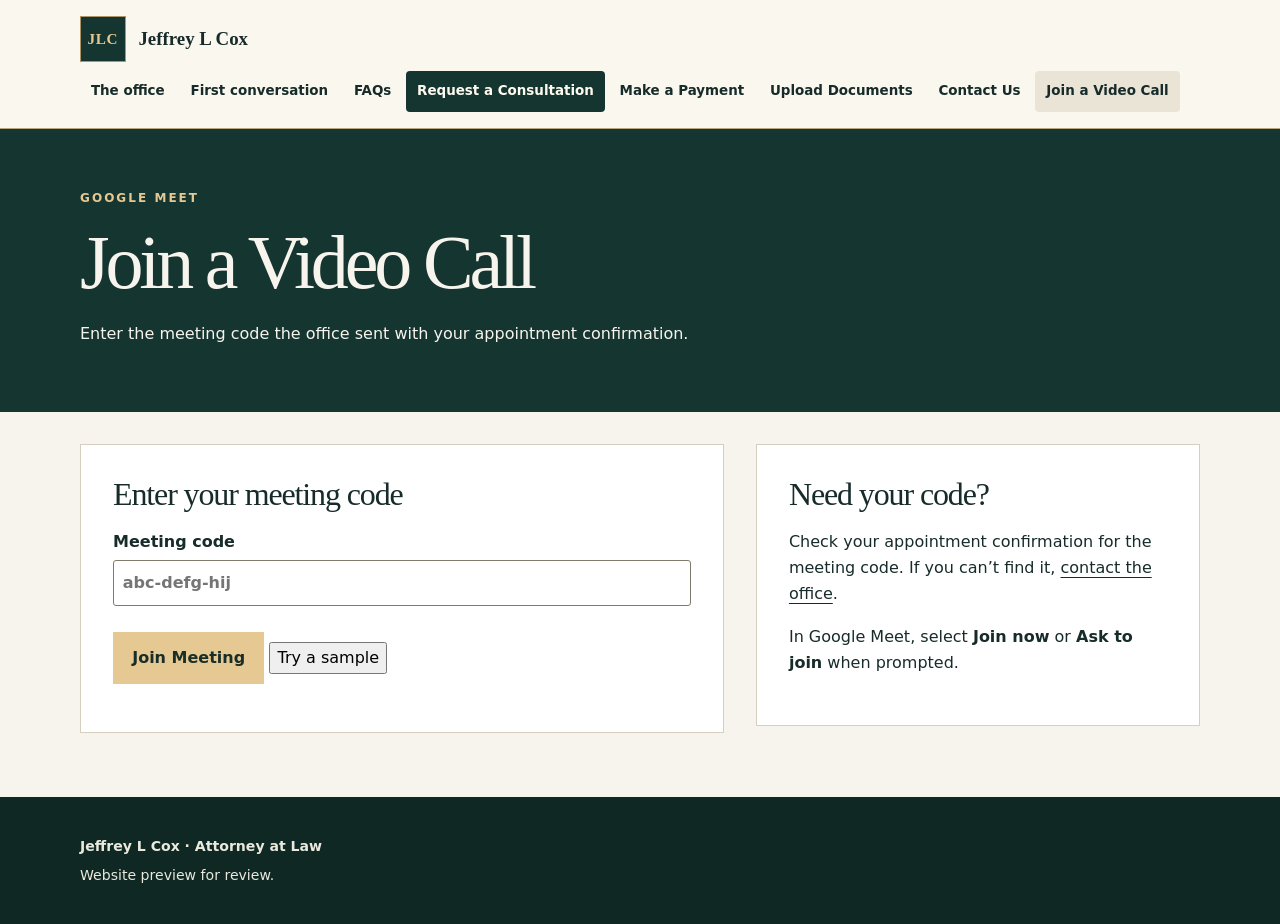
<file: meet.html>
<!doctype html>
<html lang="en">
<head>
<meta charset="utf-8">
<meta name="viewport" content="width=device-width, initial-scale=1">
<meta name="robots" content="noindex, nofollow"><meta http-equiv="Content-Security-Policy" content="form-action 'none'; connect-src 'none'">
<title>Join a Video Call | Jeffrey L Cox</title>
<style>
:root{color-scheme:light;--ink:#172c2a;--pine:#153530;--paper:#f7f4ed;--gold:#e6c892;--line:#d6cfc0;--muted:#4d5d56}
*{box-sizing:border-box}
html{scroll-behavior:smooth}
body{margin:0;background:var(--paper);color:var(--ink);font:1rem/1.65 system-ui,sans-serif}
a{color:inherit;text-underline-offset:.25em}
a:focus-visible,summary:focus-visible{outline:3px solid #8c6932;outline-offset:5px}
.skip{position:absolute;top:.5rem;left:.5rem;padding:.5rem 1rem;background:white;transform:translateY(-160%)}
.skip:focus{transform:none;z-index:2}
.wrap{width:min(100% - 3rem,70rem);margin-inline:auto}
header .wrap{display:flex;align-items:center;justify-content:space-between;flex-wrap:wrap;gap:1rem;padding-block:1rem}
.brand{text-decoration:none;display:inline-flex;align-items:center;gap:.8rem;font-family:Georgia,serif;font-size:1.18rem}
.mark{display:grid;place-items:center;width:2.65rem;height:2.65rem;border:1px solid #847048;font-size:.95rem}
nav ul{display:flex;flex-wrap:wrap;gap:.5rem 1.4rem;list-style:none;margin:0;padding:0}
nav a{font-size:.9rem}
.hero{background:var(--pine);color:#fffaf0}
.hero .wrap{display:grid;grid-template-columns:1.45fr 1fr;gap:3rem;align-items:center;padding-block:clamp(3.8rem,9vw,8rem)}
.eyebrow{letter-spacing:.17em;text-transform:uppercase;font-size:.75rem;font-weight:700;color:var(--gold)}
h1,h2,h3{font-family:Georgia,serif;font-weight:400;line-height:1.12;margin:0}
h1{font-size:clamp(3.5rem,9vw,7.25rem);letter-spacing:-.055em}
h2{font-size:clamp(2rem,5vw,3.3rem);letter-spacing:-.035em}
h3{font-size:1.55rem}
.hero p:not(.eyebrow){max-width:35ch;color:#e5e8df;font-size:1.12rem}
.cta{display:inline-block;margin-top:.65rem;padding:.8rem 1.2rem;background:var(--gold);color:#192e28;text-decoration:none;font-weight:650}
.cta:hover{background:#f2daa8}
.hero-art{min-height:18rem;display:grid;place-items:center;border:1px solid #829081;background:repeating-linear-gradient(90deg,#ffffff0b 0 1px,transparent 1px 1.2rem),linear-gradient(145deg,#213f36,#102b26)}
.hero-art span{display:grid;place-items:center;width:9rem;height:9rem;border:1px solid #bcaa83;outline:1px solid #7e886e;outline-offset:8px;font:3.4rem Georgia,serif;letter-spacing:-.08em;color:var(--gold)}
section:not(.hero){padding-block:clamp(3rem,7vw,6rem)}
.intro{display:grid;grid-template-columns:1fr 1fr;gap:2rem;align-items:start}
.intro p{margin:0;max-width:54ch;color:var(--muted)}
.prep{background:#eee9de}
.steps{display:grid;grid-template-columns:repeat(3,1fr);gap:1.5rem;list-style:none;padding:0;margin:2rem 0 0}
.steps li{border-top:1px solid #96815d;padding-top:1.2rem}
.steps p{color:var(--muted);margin-bottom:0}
.questions{max-width:48rem}
.questions h2{margin-bottom:1.5rem}
details{border-top:1px solid var(--line);padding:1rem 0}
details:last-child{border-bottom:1px solid var(--line)}
summary{cursor:pointer;font-weight:650}
details p{margin:.55rem 0 0;color:var(--muted);max-width:62ch}
footer{background:#102824;color:#e9e9de;padding:2rem 0}
footer p{margin:.35rem 0;font-size:.88rem}
@media(max-width:700px){.hero .wrap,.intro,.steps{grid-template-columns:1fr}.hero .wrap{gap:2rem}.hero-art{min-height:12rem}.hero-art span{width:6rem;height:6rem;font-size:2.5rem}}
@media(prefers-reduced-motion:reduce){html{scroll-behavior:auto}}
.demo-hero{background:var(--pine);color:var(--paper);padding:3rem 0}
.demo-hero h1{font-size:clamp(2.65rem,7vw,4.75rem)}
.demo-grid{display:grid;grid-template-columns:minmax(0,1.45fr) minmax(0,1fr);gap:2rem;padding-block:2rem 4rem;align-items:start}
.panel{padding:clamp(1rem,4vw,2rem);background:white;border:1px solid var(--line);min-width:0}
.panel h2{font-size:2rem;margin-bottom:1rem}
.panel p{margin:.5rem 0 1rem}
.field{display:grid;gap:.3rem;margin-bottom:1rem;font-weight:600}
input,select,button{font:inherit}
input:not([type=checkbox]),select{display:block;width:100%;min-width:0;padding:.55rem;border:1px solid #817b6e;background:white;color:var(--ink);border-radius:3px}
button.cta{border:0;cursor:pointer}
button:focus-visible,input:focus-visible,select:focus-visible{outline:3px solid #8c6932;outline-offset:3px}
fieldset{border:1px solid var(--line);padding:1rem;margin:0 0 1rem;min-width:0}
.slot{display:grid;grid-template-columns:1fr 1fr;gap:.6rem;margin-bottom:.5rem}
.sample{display:block;margin:.5rem 0}
pre{white-space:pre-wrap;overflow-wrap:anywhere;font:inherit;background:var(--paper);padding:1rem;margin:0}
[hidden]{display:none}
@media(max-width:720px){.demo-grid{grid-template-columns:1fr}}
@media(max-width:370px){.slot{grid-template-columns:1fr}}textarea{width:100%;padding:.55rem;border:1px solid #817b6e;border-radius:3px;font:inherit;resize:vertical}dt{font-weight:650}dd{margin:0 0 .8rem}
header{background:#faf7ef;border-bottom:1px solid #b8a47d}
header .wrap{gap:.6rem 1rem}
.brand{white-space:nowrap;font-weight:600}
.mark{width:2.85rem;height:2.85rem;background:var(--pine);color:var(--gold);border-color:#ad9567;letter-spacing:.04em}
nav ul{gap:.25rem}
nav a{display:block;padding:.57rem .68rem;border-radius:4px;text-decoration:none;font-size:.84rem;font-weight:650}
nav a:hover,nav a[aria-current=page]{background:#eae4d7}
nav a[href="consultation.html"]{background:var(--pine);color:#fffaf0}
nav a[href="consultation.html"]:hover,nav a[href="consultation.html"][aria-current=page]{background:#28534a}
@media(max-width:960px){header .wrap{align-items:flex-start}header nav{width:100%}}
@media(max-width:560px){nav ul{display:grid;grid-template-columns:repeat(2,minmax(0,1fr))}nav a{padding:.45rem .5rem}}
</style>
</head>
<body>
<a class="skip" href="#main">Skip to content</a>
<header><div class="wrap">
<a class="brand" href="index.html"><span class="mark" aria-hidden="true">JLC</span>Jeffrey L Cox</a>
<nav aria-label="Main navigation"><ul><li><a href="index.html#office">The office</a></li><li><a href="index.html#prepare">First conversation</a></li><li><a href="index.html#questions">FAQs</a></li><li><a href="consultation.html">Request a Consultation</a></li><li><a href="pay.html">Make a Payment</a></li><li><a href="documents.html">Upload Documents</a></li><li><a href="contact.html">Contact Us</a></li><li><a href="meet.html" aria-current="page">Join a Video Call</a></li></ul></nav>
</div></header>
<main id="main">
<div class="demo-hero"><div class="wrap"><p class="eyebrow">Google Meet</p><h1>Join a Video Call</h1><p>Enter the meeting code the office sent with your appointment confirmation.</p></div></div>
<div class="wrap demo-grid">
<div class="panel"><h2>Enter your meeting code</h2>
<form autocomplete="off">
<label class="field">Meeting code<input id="meeting" type="text" placeholder="abc-defg-hij" maxlength="12" autocapitalize="none" spellcheck="false" required></label>
<button class="cta" type="submit">Join Meeting</button>
<button type="button" id="sample">Try a sample</button>
</form>
<p id="message" role="status"></p>
</div>
<div class="panel"><h2>Need your code?</h2>
<p>Check your appointment confirmation for the meeting code. If you can’t find it, <a href="contact.html">contact the office</a>.</p>
<p>In Google Meet, select <strong>Join now</strong> or <strong>Ask to join</strong> when prompted.</p></div>
</div>
</main>
<footer><div class="wrap"><p><strong>Jeffrey L Cox · Attorney at Law</strong></p><p>Website preview for review.</p></div></footer>
<script>
const input = document.querySelector('#meeting');
const message = document.querySelector('#message');
const meetingCode = /^(?:[a-z]{10}|[a-z]{3}-[a-z]{4}-[a-z]{3})$/i;

function codeFrom(value) { return meetingCode.test(value) ? value.replaceAll("-", "").toLowerCase() : ""; }

document.querySelector('form').addEventListener('submit', (event) => {
  event.preventDefault();
  const code = codeFrom(input.value.trim());
  if (!code) {
    message.textContent = 'Enter the 10-letter code from your appointment confirmation.';
    input.focus();
    return;
  }
  if (code === 'abcdefghij') {
    message.textContent = 'Sample complete. Enter your appointment code to join a call.';
    return;
  }
  const formatted = [code.slice(0, 3), code.slice(3, 7), code.slice(7)].join('-');
  window.location.assign('https://meet.google.com/' + formatted);
});

document.querySelector('#sample').addEventListener('click', () => {
  input.value = 'abc-defg-hij';
  message.textContent = 'This is a sample code. Your appointment code opens Google Meet.';
});
</script>
</body>
</html>
</file>
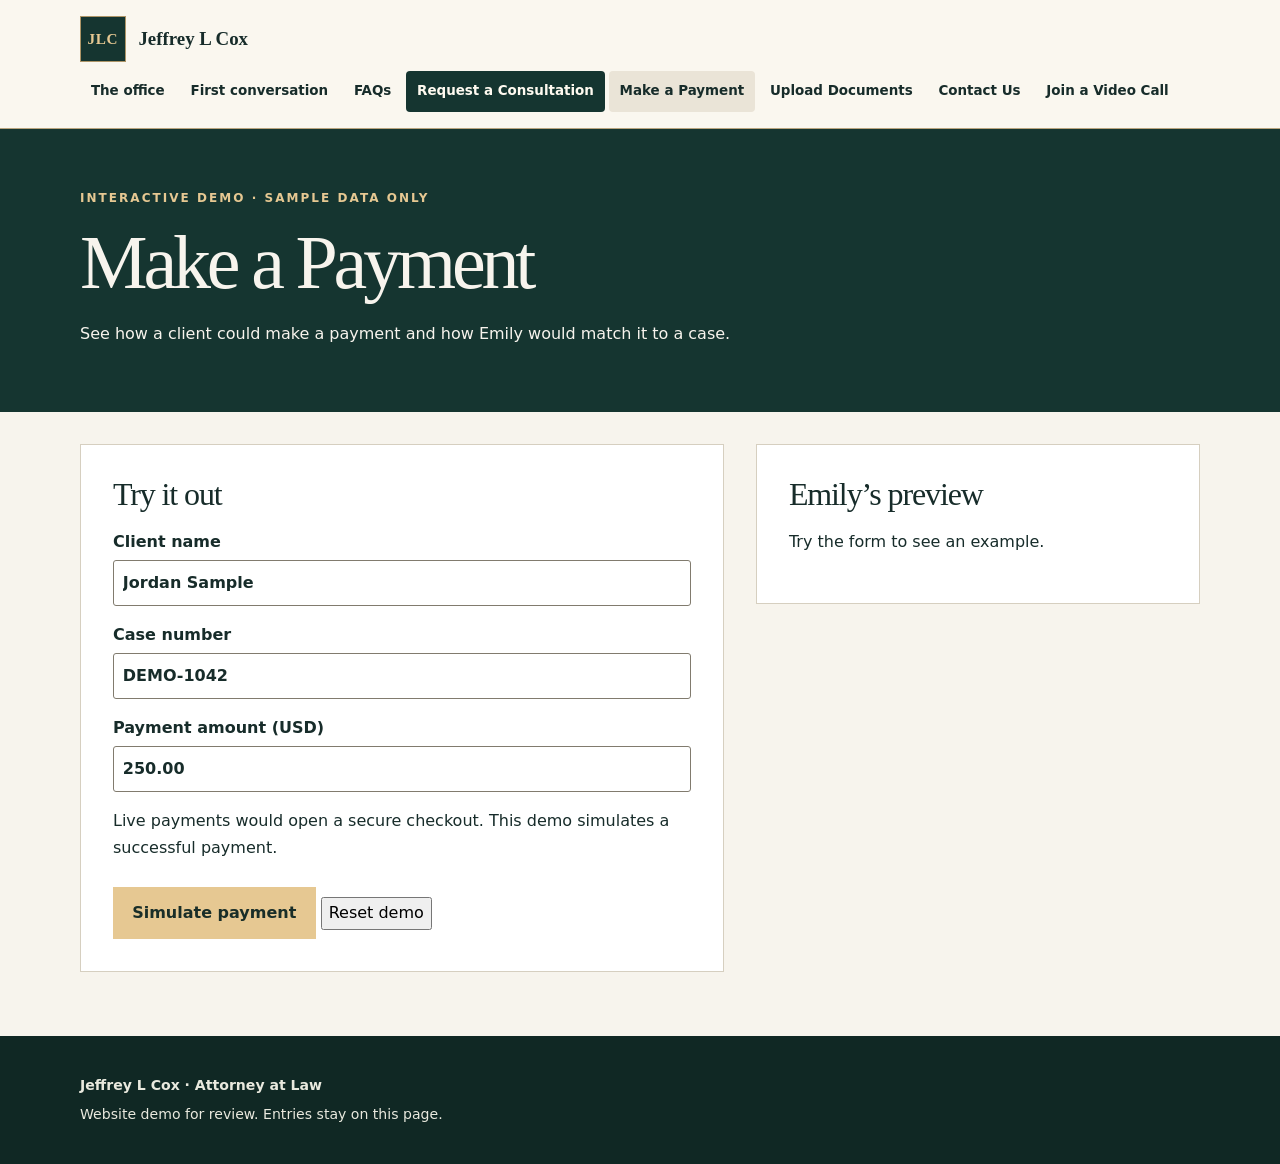
<file: pay.html>
<!doctype html>
<html lang="en">
<head>
<meta charset="utf-8">
<meta name="viewport" content="width=device-width, initial-scale=1">
<meta name="robots" content="noindex, nofollow"><meta http-equiv="Content-Security-Policy" content="form-action 'none'; connect-src 'none'">
<title>Make a Payment | Jeffrey L Cox</title>
<style>
:root{color-scheme:light;--ink:#172c2a;--pine:#153530;--paper:#f7f4ed;--gold:#e6c892;--line:#d6cfc0;--muted:#4d5d56}
*{box-sizing:border-box}
html{scroll-behavior:smooth}
body{margin:0;background:var(--paper);color:var(--ink);font:1rem/1.65 system-ui,sans-serif}
a{color:inherit;text-underline-offset:.25em}
a:focus-visible,summary:focus-visible{outline:3px solid #8c6932;outline-offset:5px}
.skip{position:absolute;top:.5rem;left:.5rem;padding:.5rem 1rem;background:white;transform:translateY(-160%)}
.skip:focus{transform:none;z-index:2}
.wrap{width:min(100% - 3rem,70rem);margin-inline:auto}
header .wrap{display:flex;align-items:center;justify-content:space-between;flex-wrap:wrap;gap:1rem;padding-block:1rem}
.brand{text-decoration:none;display:inline-flex;align-items:center;gap:.8rem;font-family:Georgia,serif;font-size:1.18rem}
.mark{display:grid;place-items:center;width:2.65rem;height:2.65rem;border:1px solid #847048;font-size:.95rem}
nav ul{display:flex;flex-wrap:wrap;gap:.5rem 1.4rem;list-style:none;margin:0;padding:0}
nav a{font-size:.9rem}
.hero{background:var(--pine);color:#fffaf0}
.hero .wrap{display:grid;grid-template-columns:1.45fr 1fr;gap:3rem;align-items:center;padding-block:clamp(3.8rem,9vw,8rem)}
.eyebrow{letter-spacing:.17em;text-transform:uppercase;font-size:.75rem;font-weight:700;color:var(--gold)}
h1,h2,h3{font-family:Georgia,serif;font-weight:400;line-height:1.12;margin:0}
h1{font-size:clamp(3.5rem,9vw,7.25rem);letter-spacing:-.055em}
h2{font-size:clamp(2rem,5vw,3.3rem);letter-spacing:-.035em}
h3{font-size:1.55rem}
.hero p:not(.eyebrow){max-width:35ch;color:#e5e8df;font-size:1.12rem}
.cta{display:inline-block;margin-top:.65rem;padding:.8rem 1.2rem;background:var(--gold);color:#192e28;text-decoration:none;font-weight:650}
.cta:hover{background:#f2daa8}
.hero-art{min-height:18rem;display:grid;place-items:center;border:1px solid #829081;background:repeating-linear-gradient(90deg,#ffffff0b 0 1px,transparent 1px 1.2rem),linear-gradient(145deg,#213f36,#102b26)}
.hero-art span{display:grid;place-items:center;width:9rem;height:9rem;border:1px solid #bcaa83;outline:1px solid #7e886e;outline-offset:8px;font:3.4rem Georgia,serif;letter-spacing:-.08em;color:var(--gold)}
section:not(.hero){padding-block:clamp(3rem,7vw,6rem)}
.intro{display:grid;grid-template-columns:1fr 1fr;gap:2rem;align-items:start}
.intro p{margin:0;max-width:54ch;color:var(--muted)}
.prep{background:#eee9de}
.steps{display:grid;grid-template-columns:repeat(3,1fr);gap:1.5rem;list-style:none;padding:0;margin:2rem 0 0}
.steps li{border-top:1px solid #96815d;padding-top:1.2rem}
.steps p{color:var(--muted);margin-bottom:0}
.questions{max-width:48rem}
.questions h2{margin-bottom:1.5rem}
details{border-top:1px solid var(--line);padding:1rem 0}
details:last-child{border-bottom:1px solid var(--line)}
summary{cursor:pointer;font-weight:650}
details p{margin:.55rem 0 0;color:var(--muted);max-width:62ch}
footer{background:#102824;color:#e9e9de;padding:2rem 0}
footer p{margin:.35rem 0;font-size:.88rem}
@media(max-width:700px){.hero .wrap,.intro,.steps{grid-template-columns:1fr}.hero .wrap{gap:2rem}.hero-art{min-height:12rem}.hero-art span{width:6rem;height:6rem;font-size:2.5rem}}
@media(prefers-reduced-motion:reduce){html{scroll-behavior:auto}}
.demo-hero{background:var(--pine);color:var(--paper);padding:3rem 0}
.demo-hero h1{font-size:clamp(2.65rem,7vw,4.75rem)}
.demo-grid{display:grid;grid-template-columns:minmax(0,1.45fr) minmax(0,1fr);gap:2rem;padding-block:2rem 4rem;align-items:start}
.panel{padding:clamp(1rem,4vw,2rem);background:white;border:1px solid var(--line);min-width:0}
.panel h2{font-size:2rem;margin-bottom:1rem}
.panel p{margin:.5rem 0 1rem}
.field{display:grid;gap:.3rem;margin-bottom:1rem;font-weight:600}
input,select,button{font:inherit}
input:not([type=checkbox]),select{display:block;width:100%;min-width:0;padding:.55rem;border:1px solid #817b6e;background:white;color:var(--ink);border-radius:3px}
button.cta{border:0;cursor:pointer}
button:focus-visible,input:focus-visible,select:focus-visible{outline:3px solid #8c6932;outline-offset:3px}
fieldset{border:1px solid var(--line);padding:1rem;margin:0 0 1rem;min-width:0}
.slot{display:grid;grid-template-columns:1fr 1fr;gap:.6rem;margin-bottom:.5rem}
.sample{display:block;margin:.5rem 0}
pre{white-space:pre-wrap;overflow-wrap:anywhere;font:inherit;background:var(--paper);padding:1rem;margin:0}
[hidden]{display:none}
@media(max-width:720px){.demo-grid{grid-template-columns:1fr}}
@media(max-width:370px){.slot{grid-template-columns:1fr}}
header{background:#faf7ef;border-bottom:1px solid #b8a47d}
header .wrap{gap:.6rem 1rem}
.brand{white-space:nowrap;font-weight:600}
.mark{width:2.85rem;height:2.85rem;background:var(--pine);color:var(--gold);border-color:#ad9567;letter-spacing:.04em}
nav ul{gap:.25rem}
nav a{display:block;padding:.57rem .68rem;border-radius:4px;text-decoration:none;font-size:.84rem;font-weight:650}
nav a:hover,nav a[aria-current=page]{background:#eae4d7}
nav a[href="consultation.html"]{background:var(--pine);color:#fffaf0}
nav a[href="consultation.html"]:hover,nav a[href="consultation.html"][aria-current=page]{background:#28534a}
@media(max-width:960px){header .wrap{align-items:flex-start}header nav{width:100%}}
@media(max-width:560px){nav ul{display:grid;grid-template-columns:repeat(2,minmax(0,1fr))}nav a{padding:.45rem .5rem}}
</style>
</head>
<body>
<a class="skip" href="#main">Skip to content</a>
<header><div class="wrap">
<a class="brand" href="index.html"><span class="mark" aria-hidden="true">JLC</span>Jeffrey L Cox</a>
<nav aria-label="Main navigation"><ul><li><a href="index.html#office">The office</a></li><li><a href="index.html#prepare">First conversation</a></li><li><a href="index.html#questions">FAQs</a></li><li><a href="consultation.html">Request a Consultation</a></li><li><a href="pay.html" aria-current="page">Make a Payment</a></li><li><a href="documents.html">Upload Documents</a></li><li><a href="contact.html">Contact Us</a></li><li><a href="meet.html">Join a Video Call</a></li></ul></nav>
</div></header>
<main id="main">
<div class="demo-hero"><div class="wrap"><p class="eyebrow">Interactive demo · Sample data only</p><h1>Make a Payment</h1><p>See how a client could make a payment and how Emily would match it to a case.</p></div></div>
<div class="wrap demo-grid">
<div class="panel"><h2>Try it out</h2>
<form autocomplete="off">
<label class="field">Client name<input name="client" value="Jordan Sample" required></label>
<label class="field">Case number<input name="case" value="DEMO-1042" required></label>
<label class="field">Payment amount (USD)<input name="amount" type="number" value="250.00" min="0.01" step="0.01" required></label>
<p>Live payments would open a secure checkout. This demo simulates a successful payment.</p>
<button class="cta" type="submit">Simulate payment</button>
<button type="reset">Reset demo</button>
</form></div>
<div class="panel"><h2>Emily’s preview</h2><p id="message" role="status">Try the form to see an example.</p><pre id="preview" hidden></pre></div>
</div>
</main>
<footer><div class="wrap"><p><strong>Jeffrey L Cox · Attorney at Law</strong></p><p>Website demo for review. Entries stay on this page.</p></div></footer>
<script>function buildPreview(values) {
  const amount = new Intl.NumberFormat('en-US', { style: 'currency', currency: 'USD' });
  return {
    status: 'Sample payment completed. No charge was made.',
    lines: ['Subject: Payment received (demo)', 'Client: ' + values.get('client'),
      'Case: ' + values.get('case'), 'Amount to apply: ' + amount.format(values.get('amount'))]
  };
}</script>
<script>
const form = document.querySelector('form');
const message = document.querySelector('#message');
const preview = document.querySelector('#preview');
form.addEventListener('submit', (event) => {
  event.preventDefault();
  const values = new FormData(form);
  const details = buildPreview(values);
  if (!details) return;
  message.textContent = details.status;
  preview.textContent = details.lines.join('\n');
  preview.hidden = false;
});
form.addEventListener('reset', () => {
  message.textContent = 'Try the form to see an example.';
  preview.hidden = true;
});
</script>
</body>
</html>
</file>
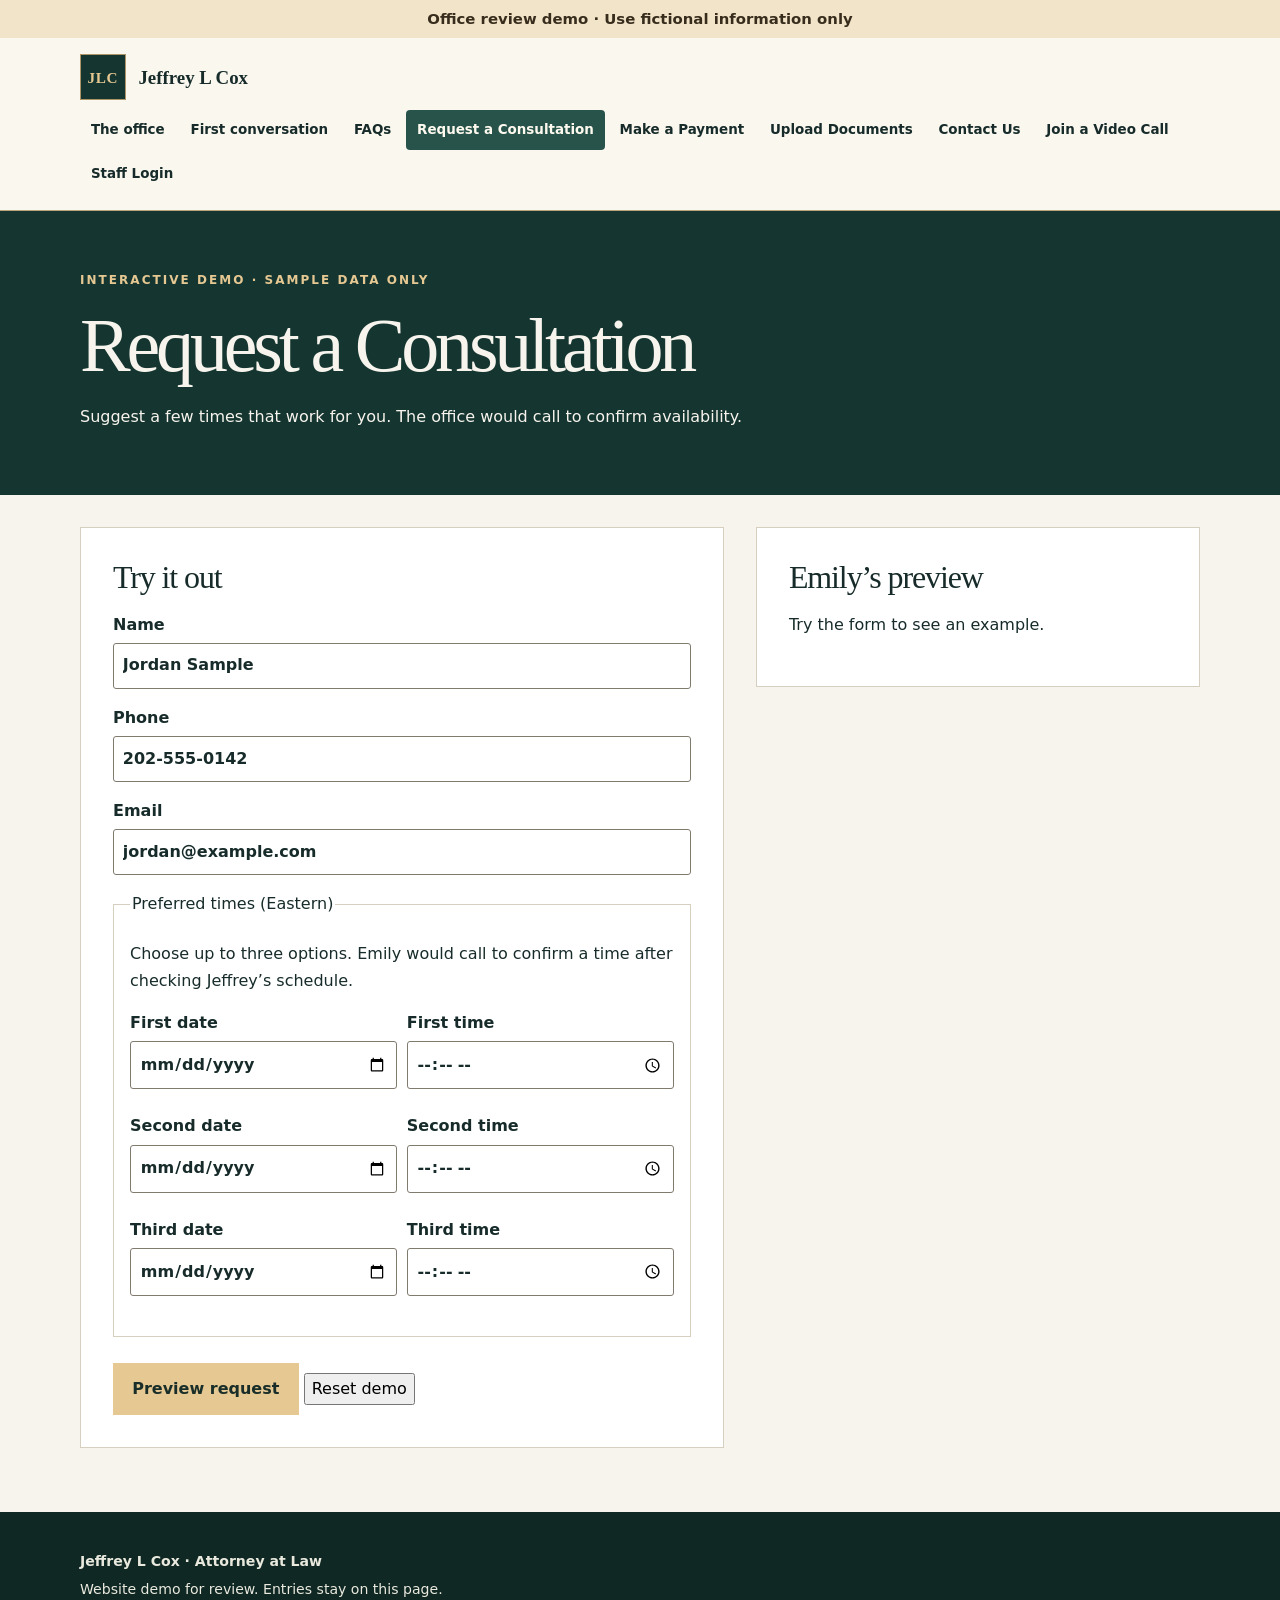
<file: demo/consultation.html>
<!doctype html>
<html lang="en">
<head>
<meta charset="utf-8">
<meta name="viewport" content="width=device-width, initial-scale=1">
<meta name="robots" content="noindex, nofollow"><meta http-equiv="Content-Security-Policy" content="form-action 'none'; connect-src 'none'">
<title>Request a Consultation | Jeffrey L Cox</title>
<style>
:root{color-scheme:light;--ink:#172c2a;--pine:#153530;--paper:#f7f4ed;--gold:#e6c892;--line:#d6cfc0;--muted:#4d5d56}
*{box-sizing:border-box}
html{scroll-behavior:smooth}
body{margin:0;background:var(--paper);color:var(--ink);font:1rem/1.65 system-ui,sans-serif}
a{color:inherit;text-underline-offset:.25em}
a:focus-visible,summary:focus-visible{outline:3px solid #8c6932;outline-offset:5px}
.skip{position:absolute;top:.5rem;left:.5rem;padding:.5rem 1rem;background:white;transform:translateY(-160%)}
.skip:focus{transform:none;z-index:2}
.wrap{width:min(100% - 3rem,70rem);margin-inline:auto}
header .wrap{display:flex;align-items:center;justify-content:space-between;flex-wrap:wrap;gap:1rem;padding-block:1rem}
.brand{text-decoration:none;display:inline-flex;align-items:center;gap:.8rem;font-family:Georgia,serif;font-size:1.18rem}
.mark{display:grid;place-items:center;width:2.65rem;height:2.65rem;border:1px solid #847048;font-size:.95rem}
nav ul{display:flex;flex-wrap:wrap;gap:.5rem 1.4rem;list-style:none;margin:0;padding:0}
nav a{font-size:.9rem}
.hero{background:var(--pine);color:#fffaf0}
.hero .wrap{display:grid;grid-template-columns:1.45fr 1fr;gap:3rem;align-items:center;padding-block:clamp(3.8rem,9vw,8rem)}
.eyebrow{letter-spacing:.17em;text-transform:uppercase;font-size:.75rem;font-weight:700;color:var(--gold)}
h1,h2,h3{font-family:Georgia,serif;font-weight:400;line-height:1.12;margin:0}
h1{font-size:clamp(3.5rem,9vw,7.25rem);letter-spacing:-.055em}
h2{font-size:clamp(2rem,5vw,3.3rem);letter-spacing:-.035em}
h3{font-size:1.55rem}
.hero p:not(.eyebrow){max-width:35ch;color:#e5e8df;font-size:1.12rem}
.cta{display:inline-block;margin-top:.65rem;padding:.8rem 1.2rem;background:var(--gold);color:#192e28;text-decoration:none;font-weight:650}
.cta:hover{background:#f2daa8}
.hero-art{min-height:18rem;display:grid;place-items:center;border:1px solid #829081;background:repeating-linear-gradient(90deg,#ffffff0b 0 1px,transparent 1px 1.2rem),linear-gradient(145deg,#213f36,#102b26)}
.hero-art span{display:grid;place-items:center;width:9rem;height:9rem;border:1px solid #bcaa83;outline:1px solid #7e886e;outline-offset:8px;font:3.4rem Georgia,serif;letter-spacing:-.08em;color:var(--gold)}
section:not(.hero){padding-block:clamp(3rem,7vw,6rem)}
.intro{display:grid;grid-template-columns:1fr 1fr;gap:2rem;align-items:start}
.intro p{margin:0;max-width:54ch;color:var(--muted)}
.prep{background:#eee9de}
.steps{display:grid;grid-template-columns:repeat(3,1fr);gap:1.5rem;list-style:none;padding:0;margin:2rem 0 0}
.steps li{border-top:1px solid #96815d;padding-top:1.2rem}
.steps p{color:var(--muted);margin-bottom:0}
.questions{max-width:48rem}
.questions h2{margin-bottom:1.5rem}
details{border-top:1px solid var(--line);padding:1rem 0}
details:last-child{border-bottom:1px solid var(--line)}
summary{cursor:pointer;font-weight:650}
details p{margin:.55rem 0 0;color:var(--muted);max-width:62ch}
footer{background:#102824;color:#e9e9de;padding:2rem 0}
footer p{margin:.35rem 0;font-size:.88rem}
@media(max-width:700px){.hero .wrap,.intro,.steps{grid-template-columns:1fr}.hero .wrap{gap:2rem}.hero-art{min-height:12rem}.hero-art span{width:6rem;height:6rem;font-size:2.5rem}}
@media(prefers-reduced-motion:reduce){html{scroll-behavior:auto}}
.demo-hero{background:var(--pine);color:var(--paper);padding:3rem 0}
.demo-hero h1{font-size:clamp(2.65rem,7vw,4.75rem)}
.demo-grid{display:grid;grid-template-columns:minmax(0,1.45fr) minmax(0,1fr);gap:2rem;padding-block:2rem 4rem;align-items:start}
.panel{padding:clamp(1rem,4vw,2rem);background:white;border:1px solid var(--line);min-width:0}
.panel h2{font-size:2rem;margin-bottom:1rem}
.panel p{margin:.5rem 0 1rem}
.field{display:grid;gap:.3rem;margin-bottom:1rem;font-weight:600}
input,select,button{font:inherit}
input:not([type=checkbox]),select{display:block;width:100%;min-width:0;padding:.55rem;border:1px solid #817b6e;background:white;color:var(--ink);border-radius:3px}
button.cta{border:0;cursor:pointer}
button:focus-visible,input:focus-visible,select:focus-visible{outline:3px solid #8c6932;outline-offset:3px}
fieldset{border:1px solid var(--line);padding:1rem;margin:0 0 1rem;min-width:0}
.slot{display:grid;grid-template-columns:1fr 1fr;gap:.6rem;margin-bottom:.5rem}
.sample{display:block;margin:.5rem 0}
pre{white-space:pre-wrap;overflow-wrap:anywhere;font:inherit;background:var(--paper);padding:1rem;margin:0}
[hidden]{display:none}
@media(max-width:720px){.demo-grid{grid-template-columns:1fr}}
@media(max-width:370px){.slot{grid-template-columns:1fr}}
header{background:#faf7ef;border-bottom:1px solid #b8a47d}
header .wrap{gap:.6rem 1rem}
.brand{white-space:nowrap;font-weight:600}
.mark{width:2.85rem;height:2.85rem;background:var(--pine);color:var(--gold);border-color:#ad9567;letter-spacing:.04em}
nav ul{gap:.25rem}
nav a{display:block;padding:.57rem .68rem;border-radius:4px;text-decoration:none;font-size:.84rem;font-weight:650}
nav a:hover,nav a[aria-current=page]{background:#eae4d7}
nav a[href="consultation.html"]{background:var(--pine);color:#fffaf0}
nav a[href="consultation.html"]:hover,nav a[href="consultation.html"][aria-current=page]{background:#28534a}
@media(max-width:960px){header .wrap{align-items:flex-start}header nav{width:100%}}
@media(max-width:560px){nav ul{display:grid;grid-template-columns:repeat(2,minmax(0,1fr))}nav a{padding:.45rem .5rem}}
</style>
<style>.demo-notice{padding:.55rem 1rem;background:#f2e4c8;color:#382d1d;text-align:center;font:600 .93rem/1.4 system-ui,sans-serif}</style>
</head>
<body>
<div class="demo-notice">Office review demo · Use fictional information only</div>
<a class="skip" href="#main">Skip to content</a>
<header><div class="wrap">
<a class="brand" href="index.html"><span class="mark" aria-hidden="true">JLC</span>Jeffrey L Cox</a>
<nav aria-label="Main navigation"><ul><li><a href="index.html#office">The office</a></li><li><a href="index.html#prepare">First conversation</a></li><li><a href="index.html#questions">FAQs</a></li><li><a href="consultation.html" aria-current="page">Request a Consultation</a></li><li><a href="pay.html">Make a Payment</a></li><li><a href="documents.html">Upload Documents</a></li><li><a href="contact.html">Contact Us</a></li><li><a href="meet.html">Join a Video Call</a></li><li><a href="staff/index.html">Staff Login</a></li></ul></nav>
</div></header>
<main id="main">
<div class="demo-hero"><div class="wrap"><p class="eyebrow">Interactive demo · Sample data only</p><h1>Request a Consultation</h1><p>Suggest a few times that work for you. The office would call to confirm availability.</p></div></div>
<div class="wrap demo-grid">
<div class="panel"><h2>Try it out</h2>
<form autocomplete="off">
<label class="field">Name<input name="client" value="Jordan Sample" required></label>
<label class="field">Phone<input name="phone" type="tel" value="202-555-0142" required></label>
<label class="field">Email<input name="email" type="email" value="jordan@example.com" required></label>
<fieldset><legend>Preferred times (Eastern)</legend>
<p>Choose up to three options. Emily would call to confirm a time after checking Jeffrey’s schedule.</p>
<div class="slot"><label class="field">First date<input name="date1" type="date" required></label><label class="field">First time<input name="time1" type="time" required></label></div>
<div class="slot"><label class="field">Second date<input name="date2" type="date"></label><label class="field">Second time<input name="time2" type="time"></label></div>
<div class="slot"><label class="field">Third date<input name="date3" type="date"></label><label class="field">Third time<input name="time3" type="time"></label></div>
</fieldset>
<button class="cta" type="submit">Preview request</button>
<button type="reset">Reset demo</button>
</form></div>
<div class="panel"><h2>Emily’s preview</h2><p id="message" role="status">Try the form to see an example.</p><pre id="preview" hidden></pre></div>
</div>
</main>
<footer><div class="wrap"><p><strong>Jeffrey L Cox · Attorney at Law</strong></p><p>Website demo for review. Entries stay on this page.</p></div></footer>
<script>function buildPreview(values) {
  const slots = [];
  for (const choice of [1, 2, 3]) {
    const date = values.get('date' + choice);
    const time = values.get('time' + choice);
    if (Boolean(date) !== Boolean(time)) {
      message.textContent = 'Enter both a date and time for each preference.';
      preview.hidden = true;
      return;
    }
    if (date) slots.push(date + ' at ' + time + ' Eastern');
  }
  if (new Set(slots).size !== slots.length) {
    message.textContent = 'Choose a different date or time for each preference.';
    preview.hidden = true;
    return;
  }
  return {
    status: 'Sample request complete. No appointment was booked.',
    lines: ['Subject: Consultation request (demo)', 'Name: ' + values.get('client'),
      'Call: ' + values.get('phone'), 'Email: ' + values.get('email'), '',
      'Preferred times:', ...slots, '', 'Next step: Check Jeffrey’s calendar and call to confirm.']
  };
}</script>
<script>
const form = document.querySelector('form');
const message = document.querySelector('#message');
const preview = document.querySelector('#preview');
form.addEventListener('submit', (event) => {
  event.preventDefault();
  const values = new FormData(form);
  const details = buildPreview(values);
  if (!details) return;
  message.textContent = details.status;
  preview.textContent = details.lines.join('\n');
  preview.hidden = false;
});
form.addEventListener('reset', () => {
  message.textContent = 'Try the form to see an example.';
  preview.hidden = true;
});
</script>
</body>
</html>
</file>
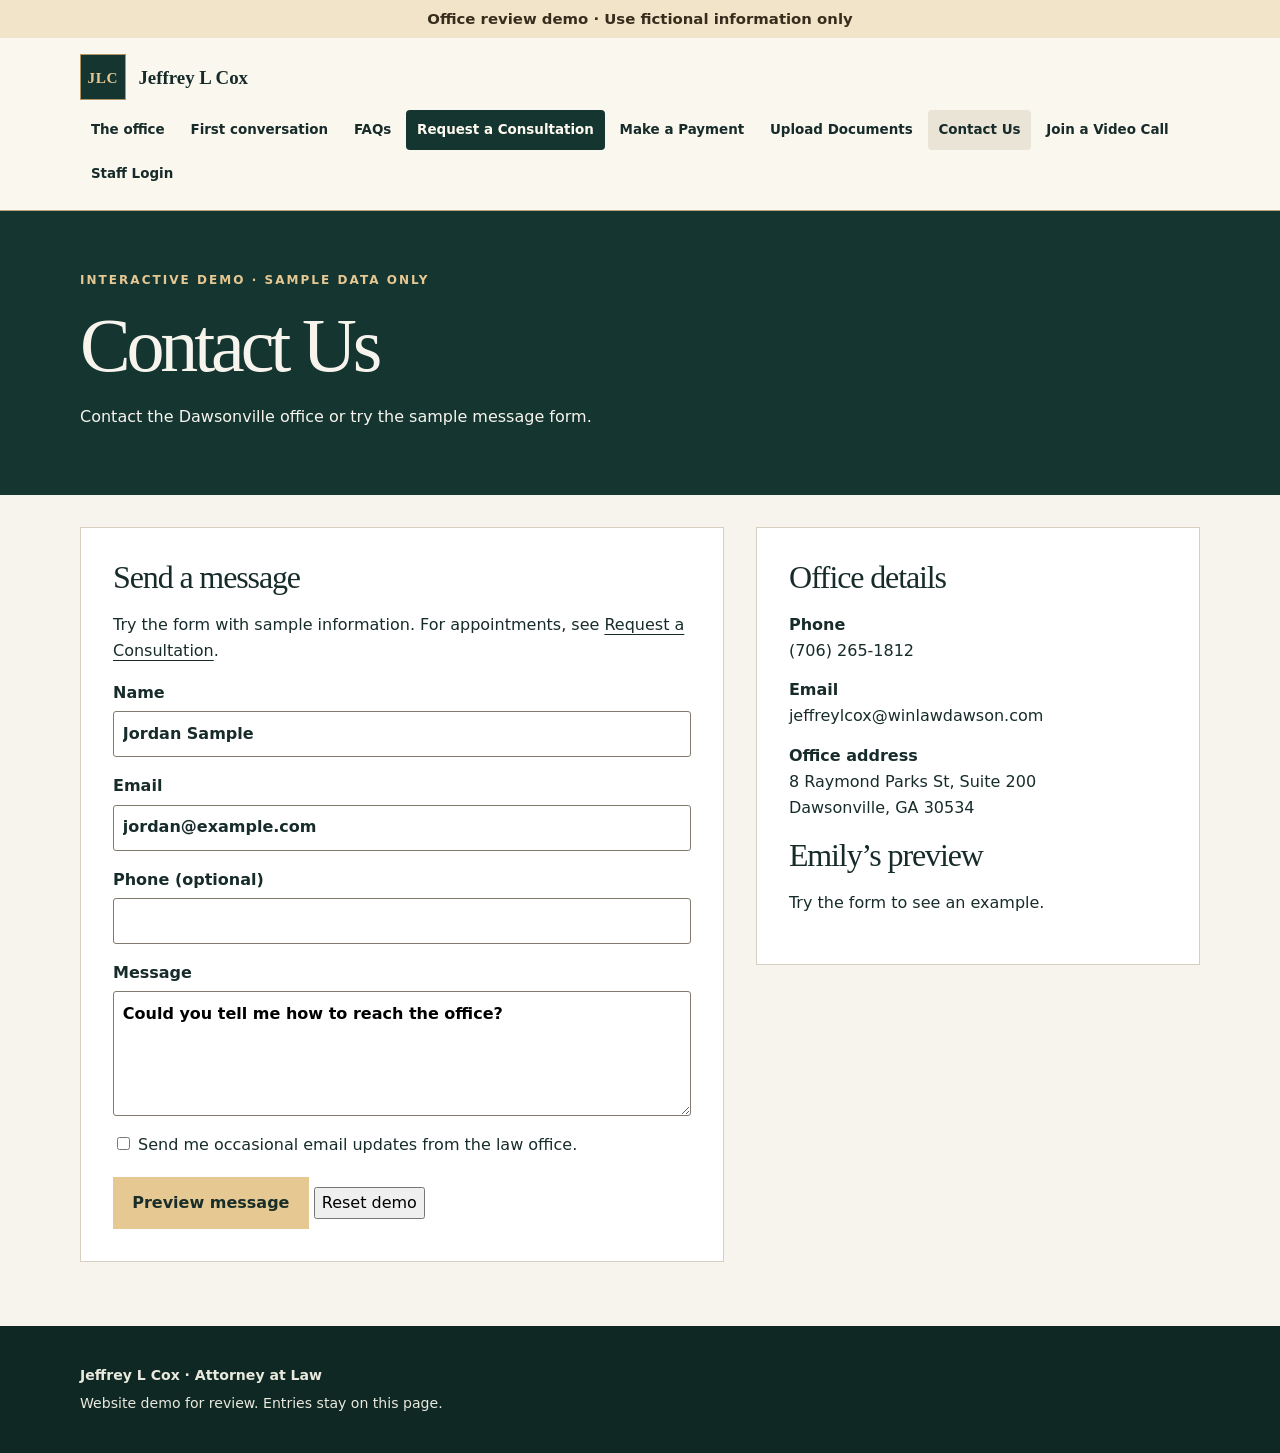
<file: demo/contact.html>
<!doctype html>
<html lang="en">
<head>
<meta charset="utf-8">
<meta name="viewport" content="width=device-width, initial-scale=1">
<meta name="robots" content="noindex, nofollow"><meta http-equiv="Content-Security-Policy" content="form-action 'none'; connect-src 'none'">
<title>Contact Us | Jeffrey L Cox</title>
<style>
:root{color-scheme:light;--ink:#172c2a;--pine:#153530;--paper:#f7f4ed;--gold:#e6c892;--line:#d6cfc0;--muted:#4d5d56}
*{box-sizing:border-box}
html{scroll-behavior:smooth}
body{margin:0;background:var(--paper);color:var(--ink);font:1rem/1.65 system-ui,sans-serif}
a{color:inherit;text-underline-offset:.25em}
a:focus-visible,summary:focus-visible{outline:3px solid #8c6932;outline-offset:5px}
.skip{position:absolute;top:.5rem;left:.5rem;padding:.5rem 1rem;background:white;transform:translateY(-160%)}
.skip:focus{transform:none;z-index:2}
.wrap{width:min(100% - 3rem,70rem);margin-inline:auto}
header .wrap{display:flex;align-items:center;justify-content:space-between;flex-wrap:wrap;gap:1rem;padding-block:1rem}
.brand{text-decoration:none;display:inline-flex;align-items:center;gap:.8rem;font-family:Georgia,serif;font-size:1.18rem}
.mark{display:grid;place-items:center;width:2.65rem;height:2.65rem;border:1px solid #847048;font-size:.95rem}
nav ul{display:flex;flex-wrap:wrap;gap:.5rem 1.4rem;list-style:none;margin:0;padding:0}
nav a{font-size:.9rem}
.hero{background:var(--pine);color:#fffaf0}
.hero .wrap{display:grid;grid-template-columns:1.45fr 1fr;gap:3rem;align-items:center;padding-block:clamp(3.8rem,9vw,8rem)}
.eyebrow{letter-spacing:.17em;text-transform:uppercase;font-size:.75rem;font-weight:700;color:var(--gold)}
h1,h2,h3{font-family:Georgia,serif;font-weight:400;line-height:1.12;margin:0}
h1{font-size:clamp(3.5rem,9vw,7.25rem);letter-spacing:-.055em}
h2{font-size:clamp(2rem,5vw,3.3rem);letter-spacing:-.035em}
h3{font-size:1.55rem}
.hero p:not(.eyebrow){max-width:35ch;color:#e5e8df;font-size:1.12rem}
.cta{display:inline-block;margin-top:.65rem;padding:.8rem 1.2rem;background:var(--gold);color:#192e28;text-decoration:none;font-weight:650}
.cta:hover{background:#f2daa8}
.hero-art{min-height:18rem;display:grid;place-items:center;border:1px solid #829081;background:repeating-linear-gradient(90deg,#ffffff0b 0 1px,transparent 1px 1.2rem),linear-gradient(145deg,#213f36,#102b26)}
.hero-art span{display:grid;place-items:center;width:9rem;height:9rem;border:1px solid #bcaa83;outline:1px solid #7e886e;outline-offset:8px;font:3.4rem Georgia,serif;letter-spacing:-.08em;color:var(--gold)}
section:not(.hero){padding-block:clamp(3rem,7vw,6rem)}
.intro{display:grid;grid-template-columns:1fr 1fr;gap:2rem;align-items:start}
.intro p{margin:0;max-width:54ch;color:var(--muted)}
.prep{background:#eee9de}
.steps{display:grid;grid-template-columns:repeat(3,1fr);gap:1.5rem;list-style:none;padding:0;margin:2rem 0 0}
.steps li{border-top:1px solid #96815d;padding-top:1.2rem}
.steps p{color:var(--muted);margin-bottom:0}
.questions{max-width:48rem}
.questions h2{margin-bottom:1.5rem}
details{border-top:1px solid var(--line);padding:1rem 0}
details:last-child{border-bottom:1px solid var(--line)}
summary{cursor:pointer;font-weight:650}
details p{margin:.55rem 0 0;color:var(--muted);max-width:62ch}
footer{background:#102824;color:#e9e9de;padding:2rem 0}
footer p{margin:.35rem 0;font-size:.88rem}
@media(max-width:700px){.hero .wrap,.intro,.steps{grid-template-columns:1fr}.hero .wrap{gap:2rem}.hero-art{min-height:12rem}.hero-art span{width:6rem;height:6rem;font-size:2.5rem}}
@media(prefers-reduced-motion:reduce){html{scroll-behavior:auto}}
.demo-hero{background:var(--pine);color:var(--paper);padding:3rem 0}
.demo-hero h1{font-size:clamp(2.65rem,7vw,4.75rem)}
.demo-grid{display:grid;grid-template-columns:minmax(0,1.45fr) minmax(0,1fr);gap:2rem;padding-block:2rem 4rem;align-items:start}
.panel{padding:clamp(1rem,4vw,2rem);background:white;border:1px solid var(--line);min-width:0}
.panel h2{font-size:2rem;margin-bottom:1rem}
.panel p{margin:.5rem 0 1rem}
.field{display:grid;gap:.3rem;margin-bottom:1rem;font-weight:600}
input,select,button{font:inherit}
input:not([type=checkbox]),select{display:block;width:100%;min-width:0;padding:.55rem;border:1px solid #817b6e;background:white;color:var(--ink);border-radius:3px}
button.cta{border:0;cursor:pointer}
button:focus-visible,input:focus-visible,select:focus-visible{outline:3px solid #8c6932;outline-offset:3px}
fieldset{border:1px solid var(--line);padding:1rem;margin:0 0 1rem;min-width:0}
.slot{display:grid;grid-template-columns:1fr 1fr;gap:.6rem;margin-bottom:.5rem}
.sample{display:block;margin:.5rem 0}
pre{white-space:pre-wrap;overflow-wrap:anywhere;font:inherit;background:var(--paper);padding:1rem;margin:0}
[hidden]{display:none}
@media(max-width:720px){.demo-grid{grid-template-columns:1fr}}
@media(max-width:370px){.slot{grid-template-columns:1fr}}textarea{width:100%;padding:.55rem;border:1px solid #817b6e;border-radius:3px;font:inherit;resize:vertical}dt{font-weight:650}dd{margin:0 0 .8rem}
header{background:#faf7ef;border-bottom:1px solid #b8a47d}
header .wrap{gap:.6rem 1rem}
.brand{white-space:nowrap;font-weight:600}
.mark{width:2.85rem;height:2.85rem;background:var(--pine);color:var(--gold);border-color:#ad9567;letter-spacing:.04em}
nav ul{gap:.25rem}
nav a{display:block;padding:.57rem .68rem;border-radius:4px;text-decoration:none;font-size:.84rem;font-weight:650}
nav a:hover,nav a[aria-current=page]{background:#eae4d7}
nav a[href="consultation.html"]{background:var(--pine);color:#fffaf0}
nav a[href="consultation.html"]:hover,nav a[href="consultation.html"][aria-current=page]{background:#28534a}
@media(max-width:960px){header .wrap{align-items:flex-start}header nav{width:100%}}
@media(max-width:560px){nav ul{display:grid;grid-template-columns:repeat(2,minmax(0,1fr))}nav a{padding:.45rem .5rem}}
</style>
<style>.demo-notice{padding:.55rem 1rem;background:#f2e4c8;color:#382d1d;text-align:center;font:600 .93rem/1.4 system-ui,sans-serif}</style>
</head>
<body>
<div class="demo-notice">Office review demo · Use fictional information only</div>
<a class="skip" href="#main">Skip to content</a>
<header><div class="wrap">
<a class="brand" href="index.html"><span class="mark" aria-hidden="true">JLC</span>Jeffrey L Cox</a>
<nav aria-label="Main navigation"><ul><li><a href="index.html#office">The office</a></li><li><a href="index.html#prepare">First conversation</a></li><li><a href="index.html#questions">FAQs</a></li><li><a href="consultation.html">Request a Consultation</a></li><li><a href="pay.html">Make a Payment</a></li><li><a href="documents.html">Upload Documents</a></li><li><a href="contact.html" aria-current="page">Contact Us</a></li><li><a href="meet.html">Join a Video Call</a></li><li><a href="staff/index.html">Staff Login</a></li></ul></nav>
</div></header>
<main id="main">
<div class="demo-hero"><div class="wrap"><p class="eyebrow">Interactive demo · Sample data only</p><h1>Contact Us</h1><p>Contact the Dawsonville office or try the sample message form.</p></div></div>
<div class="wrap demo-grid">
<div class="panel"><h2>Send a message</h2>
<p>Try the form with sample information. For appointments, see <a href="consultation.html">Request a Consultation</a>.</p>
<form autocomplete="off">
<label class="field">Name<input name="name" value="Jordan Sample" required maxlength="100"></label>
<label class="field">Email<input name="email" type="email" value="jordan@example.com" required maxlength="254"></label>
<label class="field">Phone (optional)<input name="phone" type="tel" maxlength="30"></label>
<label class="field">Message<textarea name="note" rows="4" required maxlength="1000">Could you tell me how to reach the office?</textarea></label>
<label class="sample"><input type="checkbox" name="mailingList" value="yes"> Send me occasional email updates from the law office.</label><button class="cta" type="submit">Preview message</button>
<button type="reset">Reset demo</button>
</form></div>
<div class="panel">
<h2>Office details</h2>
<dl>
<dt>Phone</dt><dd>(706) 265-1812</dd>
<dt>Email</dt><dd>jeffreylcox@winlawdawson.com</dd>
<dt>Office address</dt><dd>8 Raymond Parks St, Suite 200<br>Dawsonville, GA 30534</dd>
</dl>
<h2>Emily’s preview</h2><p id="message" role="status">Try the form to see an example.</p><pre id="preview" hidden></pre></div>
</div>
</main>
<footer><div class="wrap"><p><strong>Jeffrey L Cox · Attorney at Law</strong></p><p>Website demo for review. Entries stay on this page.</p></div></footer>
<script>
function buildPreview(values) {
  const lines = ['Subject: Website inquiry (demo)', 'Name: ' + values.get('name'),
    'Email: ' + values.get('email')];
  const phone = values.get('phone').trim();
  if (phone) lines.push('Phone: ' + phone);
  const mailingList = values.get('mailingList') === 'yes' ? 'Opted in' : 'No opt-in';
  lines.push('Mailing list: ' + mailingList, '', values.get('note').trim());
  return {status: 'Message preview ready. No message was sent.', lines};
}
</script>
<script>
const form = document.querySelector('form');
const message = document.querySelector('#message');
const preview = document.querySelector('#preview');
form.addEventListener('submit', (event) => {
  event.preventDefault();
  const values = new FormData(form);
  const details = buildPreview(values);
  if (!details) return;
  message.textContent = details.status;
  preview.textContent = details.lines.join('\n');
  preview.hidden = false;
});
form.addEventListener('reset', () => {
  message.textContent = 'Try the form to see an example.';
  preview.hidden = true;
});
</script>
</body>
</html>
</file>
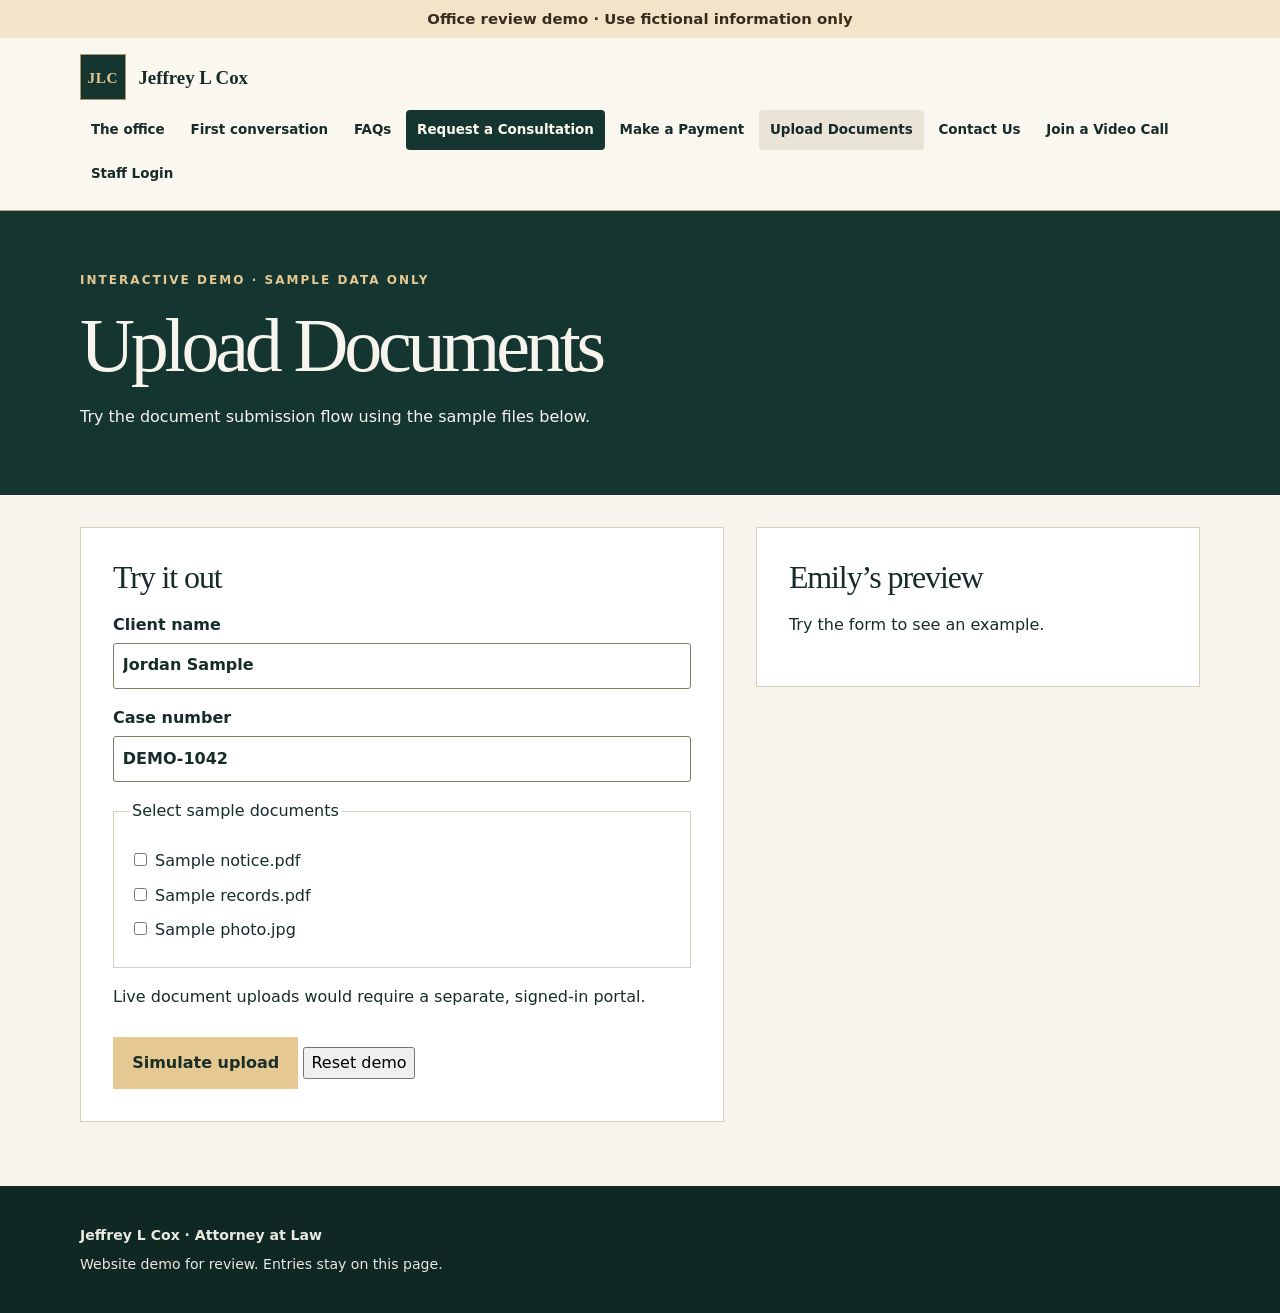
<file: demo/documents.html>
<!doctype html>
<html lang="en">
<head>
<meta charset="utf-8">
<meta name="viewport" content="width=device-width, initial-scale=1">
<meta name="robots" content="noindex, nofollow"><meta http-equiv="Content-Security-Policy" content="form-action 'none'; connect-src 'none'">
<title>Upload Documents | Jeffrey L Cox</title>
<style>
:root{color-scheme:light;--ink:#172c2a;--pine:#153530;--paper:#f7f4ed;--gold:#e6c892;--line:#d6cfc0;--muted:#4d5d56}
*{box-sizing:border-box}
html{scroll-behavior:smooth}
body{margin:0;background:var(--paper);color:var(--ink);font:1rem/1.65 system-ui,sans-serif}
a{color:inherit;text-underline-offset:.25em}
a:focus-visible,summary:focus-visible{outline:3px solid #8c6932;outline-offset:5px}
.skip{position:absolute;top:.5rem;left:.5rem;padding:.5rem 1rem;background:white;transform:translateY(-160%)}
.skip:focus{transform:none;z-index:2}
.wrap{width:min(100% - 3rem,70rem);margin-inline:auto}
header .wrap{display:flex;align-items:center;justify-content:space-between;flex-wrap:wrap;gap:1rem;padding-block:1rem}
.brand{text-decoration:none;display:inline-flex;align-items:center;gap:.8rem;font-family:Georgia,serif;font-size:1.18rem}
.mark{display:grid;place-items:center;width:2.65rem;height:2.65rem;border:1px solid #847048;font-size:.95rem}
nav ul{display:flex;flex-wrap:wrap;gap:.5rem 1.4rem;list-style:none;margin:0;padding:0}
nav a{font-size:.9rem}
.hero{background:var(--pine);color:#fffaf0}
.hero .wrap{display:grid;grid-template-columns:1.45fr 1fr;gap:3rem;align-items:center;padding-block:clamp(3.8rem,9vw,8rem)}
.eyebrow{letter-spacing:.17em;text-transform:uppercase;font-size:.75rem;font-weight:700;color:var(--gold)}
h1,h2,h3{font-family:Georgia,serif;font-weight:400;line-height:1.12;margin:0}
h1{font-size:clamp(3.5rem,9vw,7.25rem);letter-spacing:-.055em}
h2{font-size:clamp(2rem,5vw,3.3rem);letter-spacing:-.035em}
h3{font-size:1.55rem}
.hero p:not(.eyebrow){max-width:35ch;color:#e5e8df;font-size:1.12rem}
.cta{display:inline-block;margin-top:.65rem;padding:.8rem 1.2rem;background:var(--gold);color:#192e28;text-decoration:none;font-weight:650}
.cta:hover{background:#f2daa8}
.hero-art{min-height:18rem;display:grid;place-items:center;border:1px solid #829081;background:repeating-linear-gradient(90deg,#ffffff0b 0 1px,transparent 1px 1.2rem),linear-gradient(145deg,#213f36,#102b26)}
.hero-art span{display:grid;place-items:center;width:9rem;height:9rem;border:1px solid #bcaa83;outline:1px solid #7e886e;outline-offset:8px;font:3.4rem Georgia,serif;letter-spacing:-.08em;color:var(--gold)}
section:not(.hero){padding-block:clamp(3rem,7vw,6rem)}
.intro{display:grid;grid-template-columns:1fr 1fr;gap:2rem;align-items:start}
.intro p{margin:0;max-width:54ch;color:var(--muted)}
.prep{background:#eee9de}
.steps{display:grid;grid-template-columns:repeat(3,1fr);gap:1.5rem;list-style:none;padding:0;margin:2rem 0 0}
.steps li{border-top:1px solid #96815d;padding-top:1.2rem}
.steps p{color:var(--muted);margin-bottom:0}
.questions{max-width:48rem}
.questions h2{margin-bottom:1.5rem}
details{border-top:1px solid var(--line);padding:1rem 0}
details:last-child{border-bottom:1px solid var(--line)}
summary{cursor:pointer;font-weight:650}
details p{margin:.55rem 0 0;color:var(--muted);max-width:62ch}
footer{background:#102824;color:#e9e9de;padding:2rem 0}
footer p{margin:.35rem 0;font-size:.88rem}
@media(max-width:700px){.hero .wrap,.intro,.steps{grid-template-columns:1fr}.hero .wrap{gap:2rem}.hero-art{min-height:12rem}.hero-art span{width:6rem;height:6rem;font-size:2.5rem}}
@media(prefers-reduced-motion:reduce){html{scroll-behavior:auto}}
.demo-hero{background:var(--pine);color:var(--paper);padding:3rem 0}
.demo-hero h1{font-size:clamp(2.65rem,7vw,4.75rem)}
.demo-grid{display:grid;grid-template-columns:minmax(0,1.45fr) minmax(0,1fr);gap:2rem;padding-block:2rem 4rem;align-items:start}
.panel{padding:clamp(1rem,4vw,2rem);background:white;border:1px solid var(--line);min-width:0}
.panel h2{font-size:2rem;margin-bottom:1rem}
.panel p{margin:.5rem 0 1rem}
.field{display:grid;gap:.3rem;margin-bottom:1rem;font-weight:600}
input,select,button{font:inherit}
input:not([type=checkbox]),select{display:block;width:100%;min-width:0;padding:.55rem;border:1px solid #817b6e;background:white;color:var(--ink);border-radius:3px}
button.cta{border:0;cursor:pointer}
button:focus-visible,input:focus-visible,select:focus-visible{outline:3px solid #8c6932;outline-offset:3px}
fieldset{border:1px solid var(--line);padding:1rem;margin:0 0 1rem;min-width:0}
.slot{display:grid;grid-template-columns:1fr 1fr;gap:.6rem;margin-bottom:.5rem}
.sample{display:block;margin:.5rem 0}
pre{white-space:pre-wrap;overflow-wrap:anywhere;font:inherit;background:var(--paper);padding:1rem;margin:0}
[hidden]{display:none}
@media(max-width:720px){.demo-grid{grid-template-columns:1fr}}
@media(max-width:370px){.slot{grid-template-columns:1fr}}
header{background:#faf7ef;border-bottom:1px solid #b8a47d}
header .wrap{gap:.6rem 1rem}
.brand{white-space:nowrap;font-weight:600}
.mark{width:2.85rem;height:2.85rem;background:var(--pine);color:var(--gold);border-color:#ad9567;letter-spacing:.04em}
nav ul{gap:.25rem}
nav a{display:block;padding:.57rem .68rem;border-radius:4px;text-decoration:none;font-size:.84rem;font-weight:650}
nav a:hover,nav a[aria-current=page]{background:#eae4d7}
nav a[href="consultation.html"]{background:var(--pine);color:#fffaf0}
nav a[href="consultation.html"]:hover,nav a[href="consultation.html"][aria-current=page]{background:#28534a}
@media(max-width:960px){header .wrap{align-items:flex-start}header nav{width:100%}}
@media(max-width:560px){nav ul{display:grid;grid-template-columns:repeat(2,minmax(0,1fr))}nav a{padding:.45rem .5rem}}
</style>
<style>.demo-notice{padding:.55rem 1rem;background:#f2e4c8;color:#382d1d;text-align:center;font:600 .93rem/1.4 system-ui,sans-serif}</style>
</head>
<body>
<div class="demo-notice">Office review demo · Use fictional information only</div>
<a class="skip" href="#main">Skip to content</a>
<header><div class="wrap">
<a class="brand" href="index.html"><span class="mark" aria-hidden="true">JLC</span>Jeffrey L Cox</a>
<nav aria-label="Main navigation"><ul><li><a href="index.html#office">The office</a></li><li><a href="index.html#prepare">First conversation</a></li><li><a href="index.html#questions">FAQs</a></li><li><a href="consultation.html">Request a Consultation</a></li><li><a href="pay.html">Make a Payment</a></li><li><a href="documents.html" aria-current="page">Upload Documents</a></li><li><a href="contact.html">Contact Us</a></li><li><a href="meet.html">Join a Video Call</a></li><li><a href="staff/index.html">Staff Login</a></li></ul></nav>
</div></header>
<main id="main">
<div class="demo-hero"><div class="wrap"><p class="eyebrow">Interactive demo · Sample data only</p><h1>Upload Documents</h1><p>Try the document submission flow using the sample files below.</p></div></div>
<div class="wrap demo-grid">
<div class="panel"><h2>Try it out</h2>
<form autocomplete="off">
<label class="field">Client name<input name="client" value="Jordan Sample" required></label>
<label class="field">Case number<input name="case" value="DEMO-1042" required></label>
<fieldset><legend>Select sample documents</legend>
<label class="sample"><input type="checkbox" name="file" value="Sample notice.pdf"> Sample notice.pdf</label>
<label class="sample"><input type="checkbox" name="file" value="Sample records.pdf"> Sample records.pdf</label>
<label class="sample"><input type="checkbox" name="file" value="Sample photo.jpg"> Sample photo.jpg</label>
</fieldset>
<p>Live document uploads would require a separate, signed-in portal.</p>
<button class="cta" type="submit">Simulate upload</button>
<button type="reset">Reset demo</button>
</form></div>
<div class="panel"><h2>Emily’s preview</h2><p id="message" role="status">Try the form to see an example.</p><pre id="preview" hidden></pre></div>
</div>
</main>
<footer><div class="wrap"><p><strong>Jeffrey L Cox · Attorney at Law</strong></p><p>Website demo for review. Entries stay on this page.</p></div></footer>
<script>function buildPreview(values) {
  const files = values.getAll('file');
  if (!files.length) {
    message.textContent = 'Select at least one sample document.';
    preview.hidden = true;
    return;
  }
  return {
    status: 'Sample upload complete. No documents were sent.',
    lines: ['Subject: New documents (demo)', 'Client: ' + values.get('client'),
      'Case: ' + values.get('case'), '', 'Sample documents:', ...files,
      '', 'Next step: Review the files in the secure portal.']
  };
}</script>
<script>
const form = document.querySelector('form');
const message = document.querySelector('#message');
const preview = document.querySelector('#preview');
form.addEventListener('submit', (event) => {
  event.preventDefault();
  const values = new FormData(form);
  const details = buildPreview(values);
  if (!details) return;
  message.textContent = details.status;
  preview.textContent = details.lines.join('\n');
  preview.hidden = false;
});
form.addEventListener('reset', () => {
  message.textContent = 'Try the form to see an example.';
  preview.hidden = true;
});
</script>
</body>
</html>
</file>
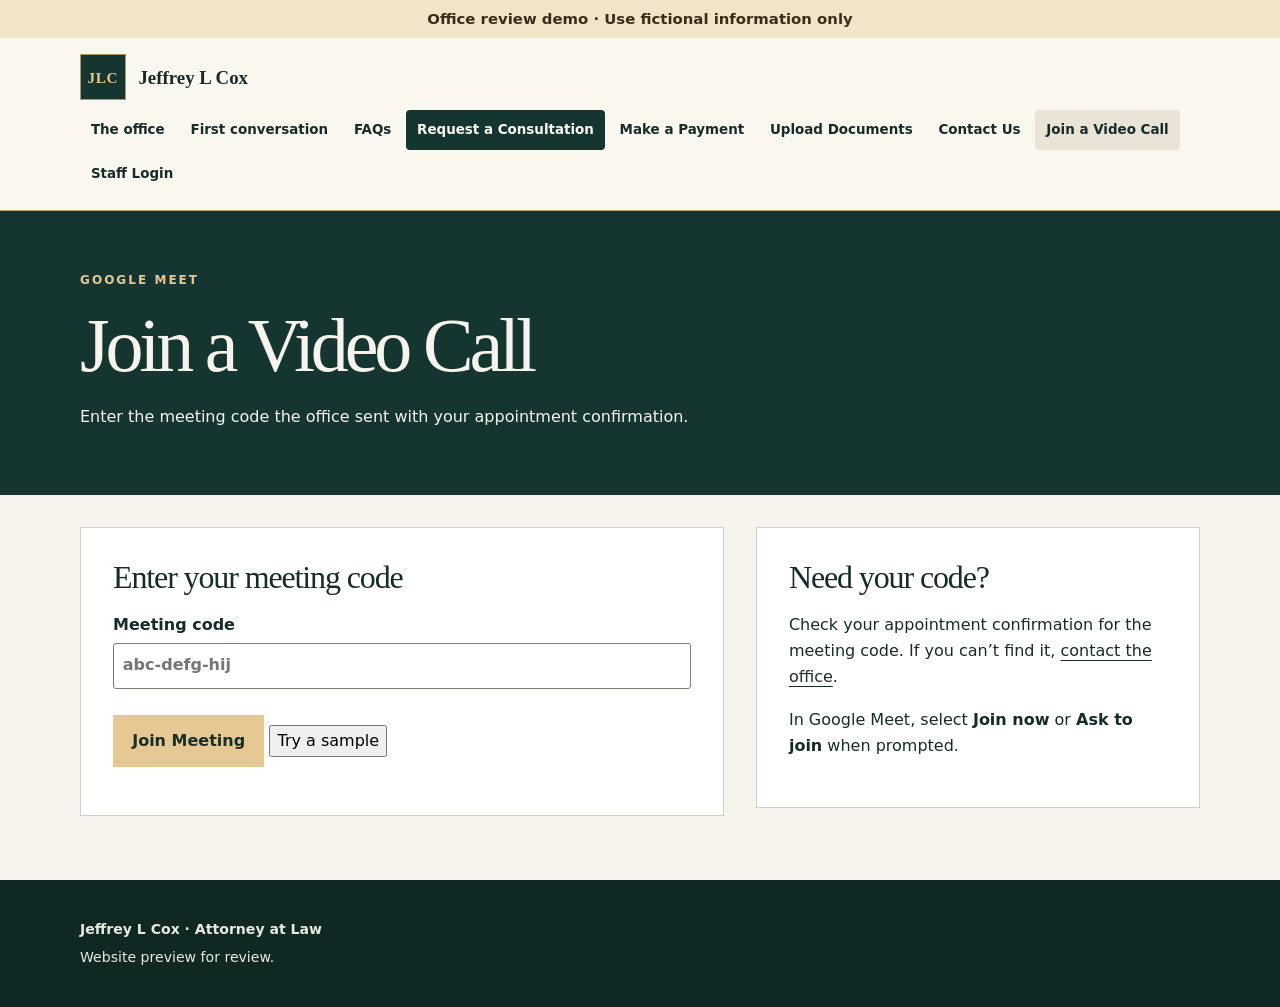
<file: demo/meet.html>
<!doctype html>
<html lang="en">
<head>
<meta charset="utf-8">
<meta name="viewport" content="width=device-width, initial-scale=1">
<meta name="robots" content="noindex, nofollow"><meta http-equiv="Content-Security-Policy" content="form-action 'none'; connect-src 'none'">
<title>Join a Video Call | Jeffrey L Cox</title>
<style>
:root{color-scheme:light;--ink:#172c2a;--pine:#153530;--paper:#f7f4ed;--gold:#e6c892;--line:#d6cfc0;--muted:#4d5d56}
*{box-sizing:border-box}
html{scroll-behavior:smooth}
body{margin:0;background:var(--paper);color:var(--ink);font:1rem/1.65 system-ui,sans-serif}
a{color:inherit;text-underline-offset:.25em}
a:focus-visible,summary:focus-visible{outline:3px solid #8c6932;outline-offset:5px}
.skip{position:absolute;top:.5rem;left:.5rem;padding:.5rem 1rem;background:white;transform:translateY(-160%)}
.skip:focus{transform:none;z-index:2}
.wrap{width:min(100% - 3rem,70rem);margin-inline:auto}
header .wrap{display:flex;align-items:center;justify-content:space-between;flex-wrap:wrap;gap:1rem;padding-block:1rem}
.brand{text-decoration:none;display:inline-flex;align-items:center;gap:.8rem;font-family:Georgia,serif;font-size:1.18rem}
.mark{display:grid;place-items:center;width:2.65rem;height:2.65rem;border:1px solid #847048;font-size:.95rem}
nav ul{display:flex;flex-wrap:wrap;gap:.5rem 1.4rem;list-style:none;margin:0;padding:0}
nav a{font-size:.9rem}
.hero{background:var(--pine);color:#fffaf0}
.hero .wrap{display:grid;grid-template-columns:1.45fr 1fr;gap:3rem;align-items:center;padding-block:clamp(3.8rem,9vw,8rem)}
.eyebrow{letter-spacing:.17em;text-transform:uppercase;font-size:.75rem;font-weight:700;color:var(--gold)}
h1,h2,h3{font-family:Georgia,serif;font-weight:400;line-height:1.12;margin:0}
h1{font-size:clamp(3.5rem,9vw,7.25rem);letter-spacing:-.055em}
h2{font-size:clamp(2rem,5vw,3.3rem);letter-spacing:-.035em}
h3{font-size:1.55rem}
.hero p:not(.eyebrow){max-width:35ch;color:#e5e8df;font-size:1.12rem}
.cta{display:inline-block;margin-top:.65rem;padding:.8rem 1.2rem;background:var(--gold);color:#192e28;text-decoration:none;font-weight:650}
.cta:hover{background:#f2daa8}
.hero-art{min-height:18rem;display:grid;place-items:center;border:1px solid #829081;background:repeating-linear-gradient(90deg,#ffffff0b 0 1px,transparent 1px 1.2rem),linear-gradient(145deg,#213f36,#102b26)}
.hero-art span{display:grid;place-items:center;width:9rem;height:9rem;border:1px solid #bcaa83;outline:1px solid #7e886e;outline-offset:8px;font:3.4rem Georgia,serif;letter-spacing:-.08em;color:var(--gold)}
section:not(.hero){padding-block:clamp(3rem,7vw,6rem)}
.intro{display:grid;grid-template-columns:1fr 1fr;gap:2rem;align-items:start}
.intro p{margin:0;max-width:54ch;color:var(--muted)}
.prep{background:#eee9de}
.steps{display:grid;grid-template-columns:repeat(3,1fr);gap:1.5rem;list-style:none;padding:0;margin:2rem 0 0}
.steps li{border-top:1px solid #96815d;padding-top:1.2rem}
.steps p{color:var(--muted);margin-bottom:0}
.questions{max-width:48rem}
.questions h2{margin-bottom:1.5rem}
details{border-top:1px solid var(--line);padding:1rem 0}
details:last-child{border-bottom:1px solid var(--line)}
summary{cursor:pointer;font-weight:650}
details p{margin:.55rem 0 0;color:var(--muted);max-width:62ch}
footer{background:#102824;color:#e9e9de;padding:2rem 0}
footer p{margin:.35rem 0;font-size:.88rem}
@media(max-width:700px){.hero .wrap,.intro,.steps{grid-template-columns:1fr}.hero .wrap{gap:2rem}.hero-art{min-height:12rem}.hero-art span{width:6rem;height:6rem;font-size:2.5rem}}
@media(prefers-reduced-motion:reduce){html{scroll-behavior:auto}}
.demo-hero{background:var(--pine);color:var(--paper);padding:3rem 0}
.demo-hero h1{font-size:clamp(2.65rem,7vw,4.75rem)}
.demo-grid{display:grid;grid-template-columns:minmax(0,1.45fr) minmax(0,1fr);gap:2rem;padding-block:2rem 4rem;align-items:start}
.panel{padding:clamp(1rem,4vw,2rem);background:white;border:1px solid var(--line);min-width:0}
.panel h2{font-size:2rem;margin-bottom:1rem}
.panel p{margin:.5rem 0 1rem}
.field{display:grid;gap:.3rem;margin-bottom:1rem;font-weight:600}
input,select,button{font:inherit}
input:not([type=checkbox]),select{display:block;width:100%;min-width:0;padding:.55rem;border:1px solid #817b6e;background:white;color:var(--ink);border-radius:3px}
button.cta{border:0;cursor:pointer}
button:focus-visible,input:focus-visible,select:focus-visible{outline:3px solid #8c6932;outline-offset:3px}
fieldset{border:1px solid var(--line);padding:1rem;margin:0 0 1rem;min-width:0}
.slot{display:grid;grid-template-columns:1fr 1fr;gap:.6rem;margin-bottom:.5rem}
.sample{display:block;margin:.5rem 0}
pre{white-space:pre-wrap;overflow-wrap:anywhere;font:inherit;background:var(--paper);padding:1rem;margin:0}
[hidden]{display:none}
@media(max-width:720px){.demo-grid{grid-template-columns:1fr}}
@media(max-width:370px){.slot{grid-template-columns:1fr}}textarea{width:100%;padding:.55rem;border:1px solid #817b6e;border-radius:3px;font:inherit;resize:vertical}dt{font-weight:650}dd{margin:0 0 .8rem}
header{background:#faf7ef;border-bottom:1px solid #b8a47d}
header .wrap{gap:.6rem 1rem}
.brand{white-space:nowrap;font-weight:600}
.mark{width:2.85rem;height:2.85rem;background:var(--pine);color:var(--gold);border-color:#ad9567;letter-spacing:.04em}
nav ul{gap:.25rem}
nav a{display:block;padding:.57rem .68rem;border-radius:4px;text-decoration:none;font-size:.84rem;font-weight:650}
nav a:hover,nav a[aria-current=page]{background:#eae4d7}
nav a[href="consultation.html"]{background:var(--pine);color:#fffaf0}
nav a[href="consultation.html"]:hover,nav a[href="consultation.html"][aria-current=page]{background:#28534a}
@media(max-width:960px){header .wrap{align-items:flex-start}header nav{width:100%}}
@media(max-width:560px){nav ul{display:grid;grid-template-columns:repeat(2,minmax(0,1fr))}nav a{padding:.45rem .5rem}}
</style>
<style>.demo-notice{padding:.55rem 1rem;background:#f2e4c8;color:#382d1d;text-align:center;font:600 .93rem/1.4 system-ui,sans-serif}</style>
</head>
<body>
<div class="demo-notice">Office review demo · Use fictional information only</div>
<a class="skip" href="#main">Skip to content</a>
<header><div class="wrap">
<a class="brand" href="index.html"><span class="mark" aria-hidden="true">JLC</span>Jeffrey L Cox</a>
<nav aria-label="Main navigation"><ul><li><a href="index.html#office">The office</a></li><li><a href="index.html#prepare">First conversation</a></li><li><a href="index.html#questions">FAQs</a></li><li><a href="consultation.html">Request a Consultation</a></li><li><a href="pay.html">Make a Payment</a></li><li><a href="documents.html">Upload Documents</a></li><li><a href="contact.html">Contact Us</a></li><li><a href="meet.html" aria-current="page">Join a Video Call</a></li><li><a href="staff/index.html">Staff Login</a></li></ul></nav>
</div></header>
<main id="main">
<div class="demo-hero"><div class="wrap"><p class="eyebrow">Google Meet</p><h1>Join a Video Call</h1><p>Enter the meeting code the office sent with your appointment confirmation.</p></div></div>
<div class="wrap demo-grid">
<div class="panel"><h2>Enter your meeting code</h2>
<form autocomplete="off">
<label class="field">Meeting code<input id="meeting" type="text" placeholder="abc-defg-hij" maxlength="12" autocapitalize="none" spellcheck="false" required></label>
<button class="cta" type="submit">Join Meeting</button>
<button type="button" id="sample">Try a sample</button>
</form>
<p id="message" role="status"></p>
</div>
<div class="panel"><h2>Need your code?</h2>
<p>Check your appointment confirmation for the meeting code. If you can’t find it, <a href="contact.html">contact the office</a>.</p>
<p>In Google Meet, select <strong>Join now</strong> or <strong>Ask to join</strong> when prompted.</p></div>
</div>
</main>
<footer><div class="wrap"><p><strong>Jeffrey L Cox · Attorney at Law</strong></p><p>Website preview for review.</p></div></footer>
<script>
const input = document.querySelector('#meeting');
const message = document.querySelector('#message');
const meetingCode = /^(?:[a-z]{10}|[a-z]{3}-[a-z]{4}-[a-z]{3})$/i;

function codeFrom(value) { return meetingCode.test(value) ? value.replaceAll("-", "").toLowerCase() : ""; }

document.querySelector('form').addEventListener('submit', (event) => {
  event.preventDefault();
  const code = codeFrom(input.value.trim());
  if (!code) {
    message.textContent = 'Enter the 10-letter code from your appointment confirmation.';
    input.focus();
    return;
  }
  if (code === 'abcdefghij') {
    message.textContent = 'Sample complete. No meeting was started.';
    return;
  }
  message.textContent = 'Demo complete. No meeting was started.';
});

document.querySelector('#sample').addEventListener('click', () => {
  input.value = 'abc-defg-hij';
  message.textContent = 'This is a sample code. Submit it to see the demo result.';
});
</script>
</body>
</html>
</file>
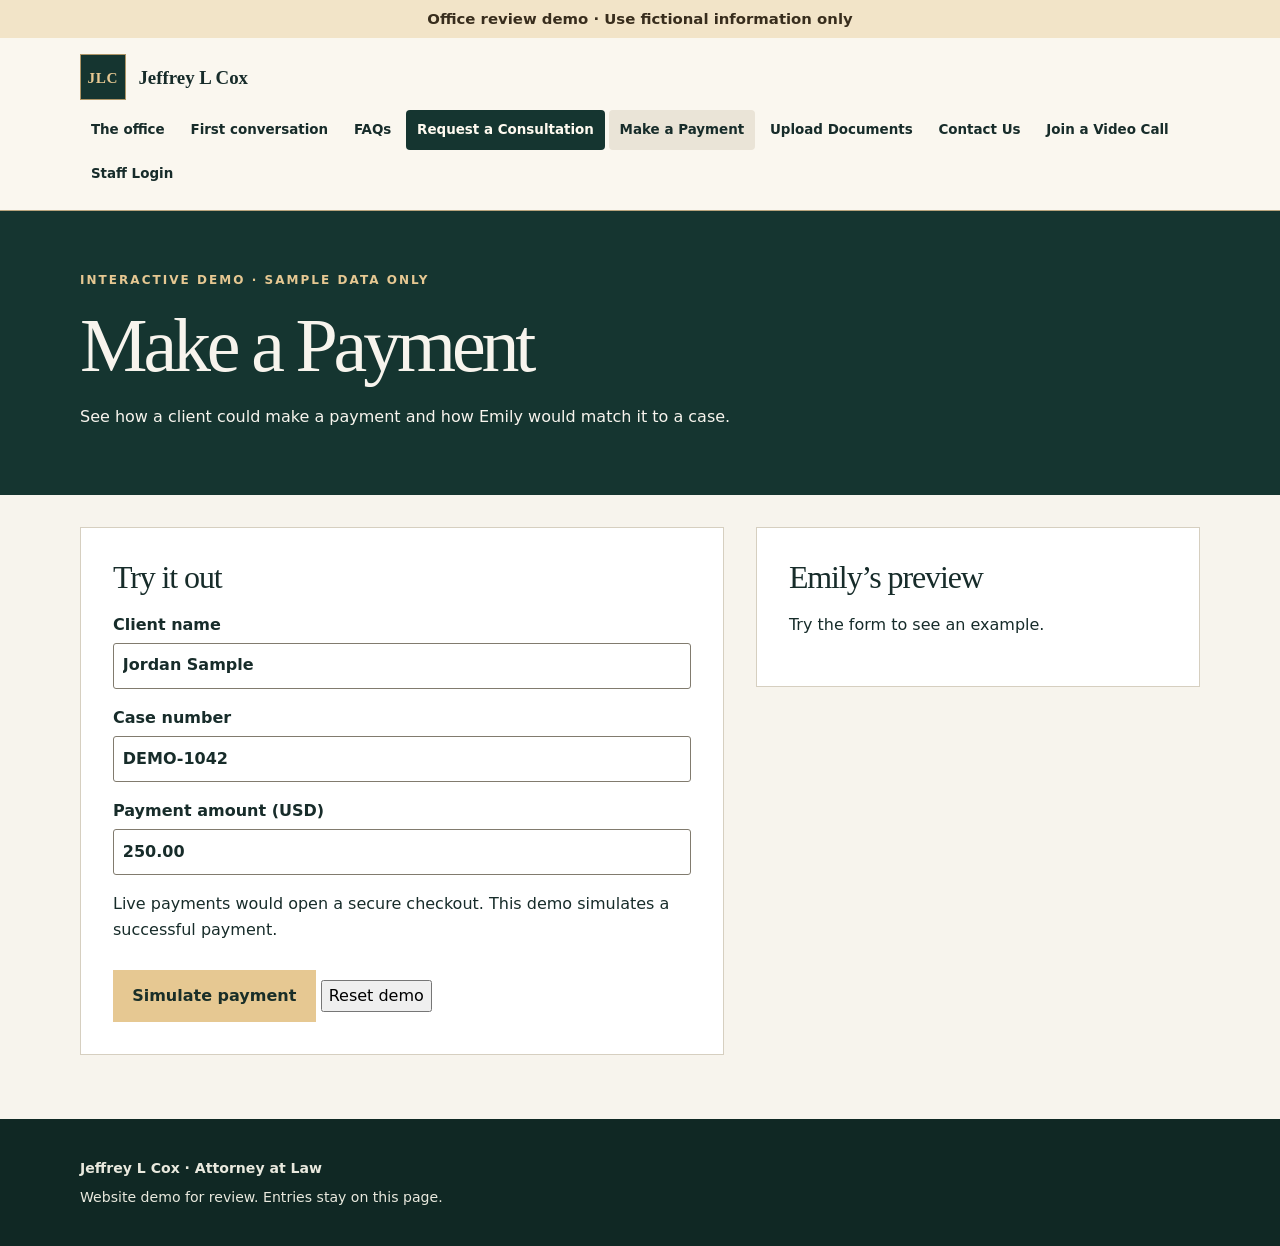
<file: demo/pay.html>
<!doctype html>
<html lang="en">
<head>
<meta charset="utf-8">
<meta name="viewport" content="width=device-width, initial-scale=1">
<meta name="robots" content="noindex, nofollow"><meta http-equiv="Content-Security-Policy" content="form-action 'none'; connect-src 'none'">
<title>Make a Payment | Jeffrey L Cox</title>
<style>
:root{color-scheme:light;--ink:#172c2a;--pine:#153530;--paper:#f7f4ed;--gold:#e6c892;--line:#d6cfc0;--muted:#4d5d56}
*{box-sizing:border-box}
html{scroll-behavior:smooth}
body{margin:0;background:var(--paper);color:var(--ink);font:1rem/1.65 system-ui,sans-serif}
a{color:inherit;text-underline-offset:.25em}
a:focus-visible,summary:focus-visible{outline:3px solid #8c6932;outline-offset:5px}
.skip{position:absolute;top:.5rem;left:.5rem;padding:.5rem 1rem;background:white;transform:translateY(-160%)}
.skip:focus{transform:none;z-index:2}
.wrap{width:min(100% - 3rem,70rem);margin-inline:auto}
header .wrap{display:flex;align-items:center;justify-content:space-between;flex-wrap:wrap;gap:1rem;padding-block:1rem}
.brand{text-decoration:none;display:inline-flex;align-items:center;gap:.8rem;font-family:Georgia,serif;font-size:1.18rem}
.mark{display:grid;place-items:center;width:2.65rem;height:2.65rem;border:1px solid #847048;font-size:.95rem}
nav ul{display:flex;flex-wrap:wrap;gap:.5rem 1.4rem;list-style:none;margin:0;padding:0}
nav a{font-size:.9rem}
.hero{background:var(--pine);color:#fffaf0}
.hero .wrap{display:grid;grid-template-columns:1.45fr 1fr;gap:3rem;align-items:center;padding-block:clamp(3.8rem,9vw,8rem)}
.eyebrow{letter-spacing:.17em;text-transform:uppercase;font-size:.75rem;font-weight:700;color:var(--gold)}
h1,h2,h3{font-family:Georgia,serif;font-weight:400;line-height:1.12;margin:0}
h1{font-size:clamp(3.5rem,9vw,7.25rem);letter-spacing:-.055em}
h2{font-size:clamp(2rem,5vw,3.3rem);letter-spacing:-.035em}
h3{font-size:1.55rem}
.hero p:not(.eyebrow){max-width:35ch;color:#e5e8df;font-size:1.12rem}
.cta{display:inline-block;margin-top:.65rem;padding:.8rem 1.2rem;background:var(--gold);color:#192e28;text-decoration:none;font-weight:650}
.cta:hover{background:#f2daa8}
.hero-art{min-height:18rem;display:grid;place-items:center;border:1px solid #829081;background:repeating-linear-gradient(90deg,#ffffff0b 0 1px,transparent 1px 1.2rem),linear-gradient(145deg,#213f36,#102b26)}
.hero-art span{display:grid;place-items:center;width:9rem;height:9rem;border:1px solid #bcaa83;outline:1px solid #7e886e;outline-offset:8px;font:3.4rem Georgia,serif;letter-spacing:-.08em;color:var(--gold)}
section:not(.hero){padding-block:clamp(3rem,7vw,6rem)}
.intro{display:grid;grid-template-columns:1fr 1fr;gap:2rem;align-items:start}
.intro p{margin:0;max-width:54ch;color:var(--muted)}
.prep{background:#eee9de}
.steps{display:grid;grid-template-columns:repeat(3,1fr);gap:1.5rem;list-style:none;padding:0;margin:2rem 0 0}
.steps li{border-top:1px solid #96815d;padding-top:1.2rem}
.steps p{color:var(--muted);margin-bottom:0}
.questions{max-width:48rem}
.questions h2{margin-bottom:1.5rem}
details{border-top:1px solid var(--line);padding:1rem 0}
details:last-child{border-bottom:1px solid var(--line)}
summary{cursor:pointer;font-weight:650}
details p{margin:.55rem 0 0;color:var(--muted);max-width:62ch}
footer{background:#102824;color:#e9e9de;padding:2rem 0}
footer p{margin:.35rem 0;font-size:.88rem}
@media(max-width:700px){.hero .wrap,.intro,.steps{grid-template-columns:1fr}.hero .wrap{gap:2rem}.hero-art{min-height:12rem}.hero-art span{width:6rem;height:6rem;font-size:2.5rem}}
@media(prefers-reduced-motion:reduce){html{scroll-behavior:auto}}
.demo-hero{background:var(--pine);color:var(--paper);padding:3rem 0}
.demo-hero h1{font-size:clamp(2.65rem,7vw,4.75rem)}
.demo-grid{display:grid;grid-template-columns:minmax(0,1.45fr) minmax(0,1fr);gap:2rem;padding-block:2rem 4rem;align-items:start}
.panel{padding:clamp(1rem,4vw,2rem);background:white;border:1px solid var(--line);min-width:0}
.panel h2{font-size:2rem;margin-bottom:1rem}
.panel p{margin:.5rem 0 1rem}
.field{display:grid;gap:.3rem;margin-bottom:1rem;font-weight:600}
input,select,button{font:inherit}
input:not([type=checkbox]),select{display:block;width:100%;min-width:0;padding:.55rem;border:1px solid #817b6e;background:white;color:var(--ink);border-radius:3px}
button.cta{border:0;cursor:pointer}
button:focus-visible,input:focus-visible,select:focus-visible{outline:3px solid #8c6932;outline-offset:3px}
fieldset{border:1px solid var(--line);padding:1rem;margin:0 0 1rem;min-width:0}
.slot{display:grid;grid-template-columns:1fr 1fr;gap:.6rem;margin-bottom:.5rem}
.sample{display:block;margin:.5rem 0}
pre{white-space:pre-wrap;overflow-wrap:anywhere;font:inherit;background:var(--paper);padding:1rem;margin:0}
[hidden]{display:none}
@media(max-width:720px){.demo-grid{grid-template-columns:1fr}}
@media(max-width:370px){.slot{grid-template-columns:1fr}}
header{background:#faf7ef;border-bottom:1px solid #b8a47d}
header .wrap{gap:.6rem 1rem}
.brand{white-space:nowrap;font-weight:600}
.mark{width:2.85rem;height:2.85rem;background:var(--pine);color:var(--gold);border-color:#ad9567;letter-spacing:.04em}
nav ul{gap:.25rem}
nav a{display:block;padding:.57rem .68rem;border-radius:4px;text-decoration:none;font-size:.84rem;font-weight:650}
nav a:hover,nav a[aria-current=page]{background:#eae4d7}
nav a[href="consultation.html"]{background:var(--pine);color:#fffaf0}
nav a[href="consultation.html"]:hover,nav a[href="consultation.html"][aria-current=page]{background:#28534a}
@media(max-width:960px){header .wrap{align-items:flex-start}header nav{width:100%}}
@media(max-width:560px){nav ul{display:grid;grid-template-columns:repeat(2,minmax(0,1fr))}nav a{padding:.45rem .5rem}}
</style>
<style>.demo-notice{padding:.55rem 1rem;background:#f2e4c8;color:#382d1d;text-align:center;font:600 .93rem/1.4 system-ui,sans-serif}</style>
</head>
<body>
<div class="demo-notice">Office review demo · Use fictional information only</div>
<a class="skip" href="#main">Skip to content</a>
<header><div class="wrap">
<a class="brand" href="index.html"><span class="mark" aria-hidden="true">JLC</span>Jeffrey L Cox</a>
<nav aria-label="Main navigation"><ul><li><a href="index.html#office">The office</a></li><li><a href="index.html#prepare">First conversation</a></li><li><a href="index.html#questions">FAQs</a></li><li><a href="consultation.html">Request a Consultation</a></li><li><a href="pay.html" aria-current="page">Make a Payment</a></li><li><a href="documents.html">Upload Documents</a></li><li><a href="contact.html">Contact Us</a></li><li><a href="meet.html">Join a Video Call</a></li><li><a href="staff/index.html">Staff Login</a></li></ul></nav>
</div></header>
<main id="main">
<div class="demo-hero"><div class="wrap"><p class="eyebrow">Interactive demo · Sample data only</p><h1>Make a Payment</h1><p>See how a client could make a payment and how Emily would match it to a case.</p></div></div>
<div class="wrap demo-grid">
<div class="panel"><h2>Try it out</h2>
<form autocomplete="off">
<label class="field">Client name<input name="client" value="Jordan Sample" required></label>
<label class="field">Case number<input name="case" value="DEMO-1042" required></label>
<label class="field">Payment amount (USD)<input name="amount" type="number" value="250.00" min="0.01" step="0.01" required></label>
<p>Live payments would open a secure checkout. This demo simulates a successful payment.</p>
<button class="cta" type="submit">Simulate payment</button>
<button type="reset">Reset demo</button>
</form></div>
<div class="panel"><h2>Emily’s preview</h2><p id="message" role="status">Try the form to see an example.</p><pre id="preview" hidden></pre></div>
</div>
</main>
<footer><div class="wrap"><p><strong>Jeffrey L Cox · Attorney at Law</strong></p><p>Website demo for review. Entries stay on this page.</p></div></footer>
<script>function buildPreview(values) {
  const amount = new Intl.NumberFormat('en-US', { style: 'currency', currency: 'USD' });
  return {
    status: 'Sample payment completed. No charge was made.',
    lines: ['Subject: Payment received (demo)', 'Client: ' + values.get('client'),
      'Case: ' + values.get('case'), 'Amount to apply: ' + amount.format(values.get('amount'))]
  };
}</script>
<script>
const form = document.querySelector('form');
const message = document.querySelector('#message');
const preview = document.querySelector('#preview');
form.addEventListener('submit', (event) => {
  event.preventDefault();
  const values = new FormData(form);
  const details = buildPreview(values);
  if (!details) return;
  message.textContent = details.status;
  preview.textContent = details.lines.join('\n');
  preview.hidden = false;
});
form.addEventListener('reset', () => {
  message.textContent = 'Try the form to see an example.';
  preview.hidden = true;
});
</script>
</body>
</html>
</file>
<file: demo/staff/desk.css>
:root{color-scheme:light;--green:#193e34;--ink:#202d29;--muted:#51635b;--line:#dbe3de;--paper:#f2f5f2;--white:#fff;font:16px/1.5 system-ui,sans-serif}*{box-sizing:border-box}body{margin:0;background:var(--paper);color:var(--ink)}header{background:var(--green);color:white;display:flex;align-items:center;justify-content:space-between;gap:1rem;padding:1rem max(4vw,1.1rem)}.brand{display:flex;gap:1rem;align-items:center;font-weight:650;font-size:1.2rem}.mark{border:1px solid #9db6a1;padding:.18rem .48rem;font:1.38rem Georgia,serif;letter-spacing:.06em}.preview{font-size:.86rem;color:#dfeae2}main{max-width:1350px;margin:auto;padding:2rem max(4vw,1rem)}h1,h2,h3,p{margin:0}h1,.case-title{font:2rem/1.2 Georgia,serif}h2{font-size:1.13rem}h3{font-size:1rem}.search-row{display:flex;justify-content:space-between;align-items:end;gap:1.3rem;margin-bottom:1.5rem}.search-row p,.muted{color:var(--muted)}.search{width:min(470px,100%)}input,textarea{width:100%;padding:.7rem;border:1px solid #9aada3;border-radius:.34rem;font:inherit;background:white;color:var(--ink)}button,summary{font:inherit;cursor:pointer}button{border:1px solid #aabbaf;background:white;color:var(--green);border-radius:.38rem;padding:.45rem .8rem;font-weight:650}button:hover{background:#edf3ee}button.primary{background:var(--green);color:white;border-color:var(--green)}button.primary:hover{background:#285649}:focus-visible{outline:3px solid #a47220;outline-offset:2px}.workspace{display:grid;grid-template-columns:minmax(235px,.8fr) minmax(0,2.1fr);min-height:550px;border:1px solid var(--line);background:white;border-radius:.55rem;overflow:hidden}aside{border-right:1px solid var(--line);background:#f8faf8}.list-head{display:flex;justify-content:space-between;padding:1rem;align-items:center;border-bottom:1px solid var(--line)}#count{font-size:.9rem;color:var(--muted)}.case-choice{width:100%;border:0;border-bottom:1px solid var(--line);border-radius:0;text-align:left;background:transparent;padding:.9rem 1rem;display:block}.case-choice[aria-pressed=true]{background:#e3eee6;box-shadow:inset 4px 0 var(--green)}.case-choice small{display:block;color:var(--muted);font-weight:450;font-size:.9rem}#case{padding:1.35rem 1.6rem;min-width:0}.case-id{font-size:.9rem;font-weight:700;color:var(--green);margin-bottom:.25rem}.case-meta{margin:.35rem 0 1rem;color:var(--muted);display:flex;flex-wrap:wrap;gap:.3rem 1rem}.section{border-top:1px solid var(--line);padding:1rem 0}.section-head{display:flex;justify-content:space-between;align-items:center;gap:.65rem;margin-bottom:.55rem}.latest{background:#edf4ee;border-left:4px solid #52745e;padding:.8rem 1rem}.note-text{white-space:pre-wrap;overflow-wrap:anywhere}.byline{color:var(--muted);font-size:.88rem;margin-top:.38rem}.rows{list-style:none;margin:0;padding:0}.rows li{padding:.56rem 0;border-bottom:1px solid var(--line);overflow-wrap:anywhere}.rows li:last-child{border-bottom:0}details{margin-top:.65rem}summary{color:var(--green);font-weight:650}dialog{width:min(560px,calc(100% - 2rem));border:1px solid var(--line);border-radius:.55rem;padding:1.35rem;color:var(--ink)}dialog::backdrop{background:#11231bb0}dialog label{display:block;margin-top:.8rem}dialog label input,dialog textarea{display:block;margin-top:.2rem}.actions{display:flex;justify-content:end;gap:.65rem;margin-top:1rem}footer{max-width:1350px;margin:auto;padding:0 max(4vw,1rem) 1.5rem;color:var(--muted);font-size:.88rem}.empty{padding:1rem;color:var(--muted)}.sr{position:absolute;clip-path:inset(50%);width:1px;height:1px;overflow:hidden}@media(max-width:720px){header{align-items:start}.search-row{align-items:start;flex-direction:column}.workspace{display:block}aside{border-right:0;border-bottom:1px solid var(--line)}#case{padding:1rem}.case-choice{padding:.6rem 1rem}.preview{text-align:right}.section-head{flex-wrap:wrap}}
.facts{margin:.45rem 0 .8rem;display:grid;gap:.3rem}.facts>div{display:grid;grid-template-columns:minmax(7rem,.7fr) minmax(0,1.3fr);gap:.4rem}.facts dt{color:var(--muted);font-size:.9rem}.facts dd{margin:0;overflow-wrap:anywhere}.contact-columns{display:grid;grid-template-columns:minmax(0,1fr) minmax(0,1.25fr);gap:1rem;margin-top:.8rem}.contact-panel{padding:.85rem;border:1px solid var(--line);border-radius:.35rem}.contact-name{font-weight:700;margin-top:.4rem}.attorney{border-left:3px solid #83a08e;padding-left:.65rem;margin-top:.85rem}.party+.party{border-top:1px solid var(--line);margin-top:1rem;padding-top:.5rem}.case-meta a{font-weight:650}.contact-panel .muted{margin-top:.4rem}@media(max-width:1050px){.contact-columns{grid-template-columns:1fr}}
.search-tools{display:flex;align-items:center;gap:.7rem;width:min(580px,100%)}.search-tools button{white-space:nowrap}.search-tools .search{flex:1}dialog select{width:100%;margin-top:.2rem;padding:.65rem;background:white;color:var(--ink);border:1px solid #9aada3;border-radius:.34rem;font:inherit}#intake-error{color:#8a2323;margin-top:.6rem}@media(max-width:470px){.search-tools{align-items:stretch;flex-direction:column}}
.home-actions{display:flex;gap:.55rem;flex-wrap:wrap}#search-panel{margin-bottom:1rem}#search-label{display:block;font-weight:650;margin-bottom:.35rem}#send-client{margin:.55rem 0}.list-head h2{line-height:1.25}#search-panel[hidden]{display:none}
#search-panel:not([hidden]){position:sticky;top:0;z-index:2;background:var(--paper);padding:.5rem 0 .7rem}

[hidden]{display:none!important}.login-screen{margin:clamp(1rem,7vw,4rem) auto;width:min(100% - 2rem,32rem);padding:clamp(1rem,4vw,2rem);border:1px solid var(--line);background:white;border-radius:.48rem}.login-screen h1{margin:.6rem 0}.login-screen label{display:block;margin:.65rem 0}.login-screen form{margin:.85rem 0}.login-screen input{display:block;margin-top:.25rem}.demo-credentials{display:grid;grid-template-columns:max-content 1fr;gap:.25rem .9rem;padding:.6rem;background:#edf4ee}.demo-credentials dd{margin:0}.staff-session{display:flex;gap:1rem;align-items:center;justify-content:flex-end;flex-wrap:wrap;padding:.7rem max(4vw,1.1rem);border-bottom:1px solid var(--line);background:#fff}.staff-session a{margin-right:auto}#login-error{color:#8a2323}.note-filter{margin:.5rem 0}.draft-sample{margin:.8rem 0;padding:.8rem;border:1px solid var(--line);background:var(--paper);white-space:pre-wrap;font:inherit}
.drive-actions{display:flex;flex-wrap:wrap;align-items:center;gap:.6rem;margin:.45rem 0 .65rem}.drive-open{font-weight:650;color:var(--green)}#drive-error{color:#8a2323}
</file>
